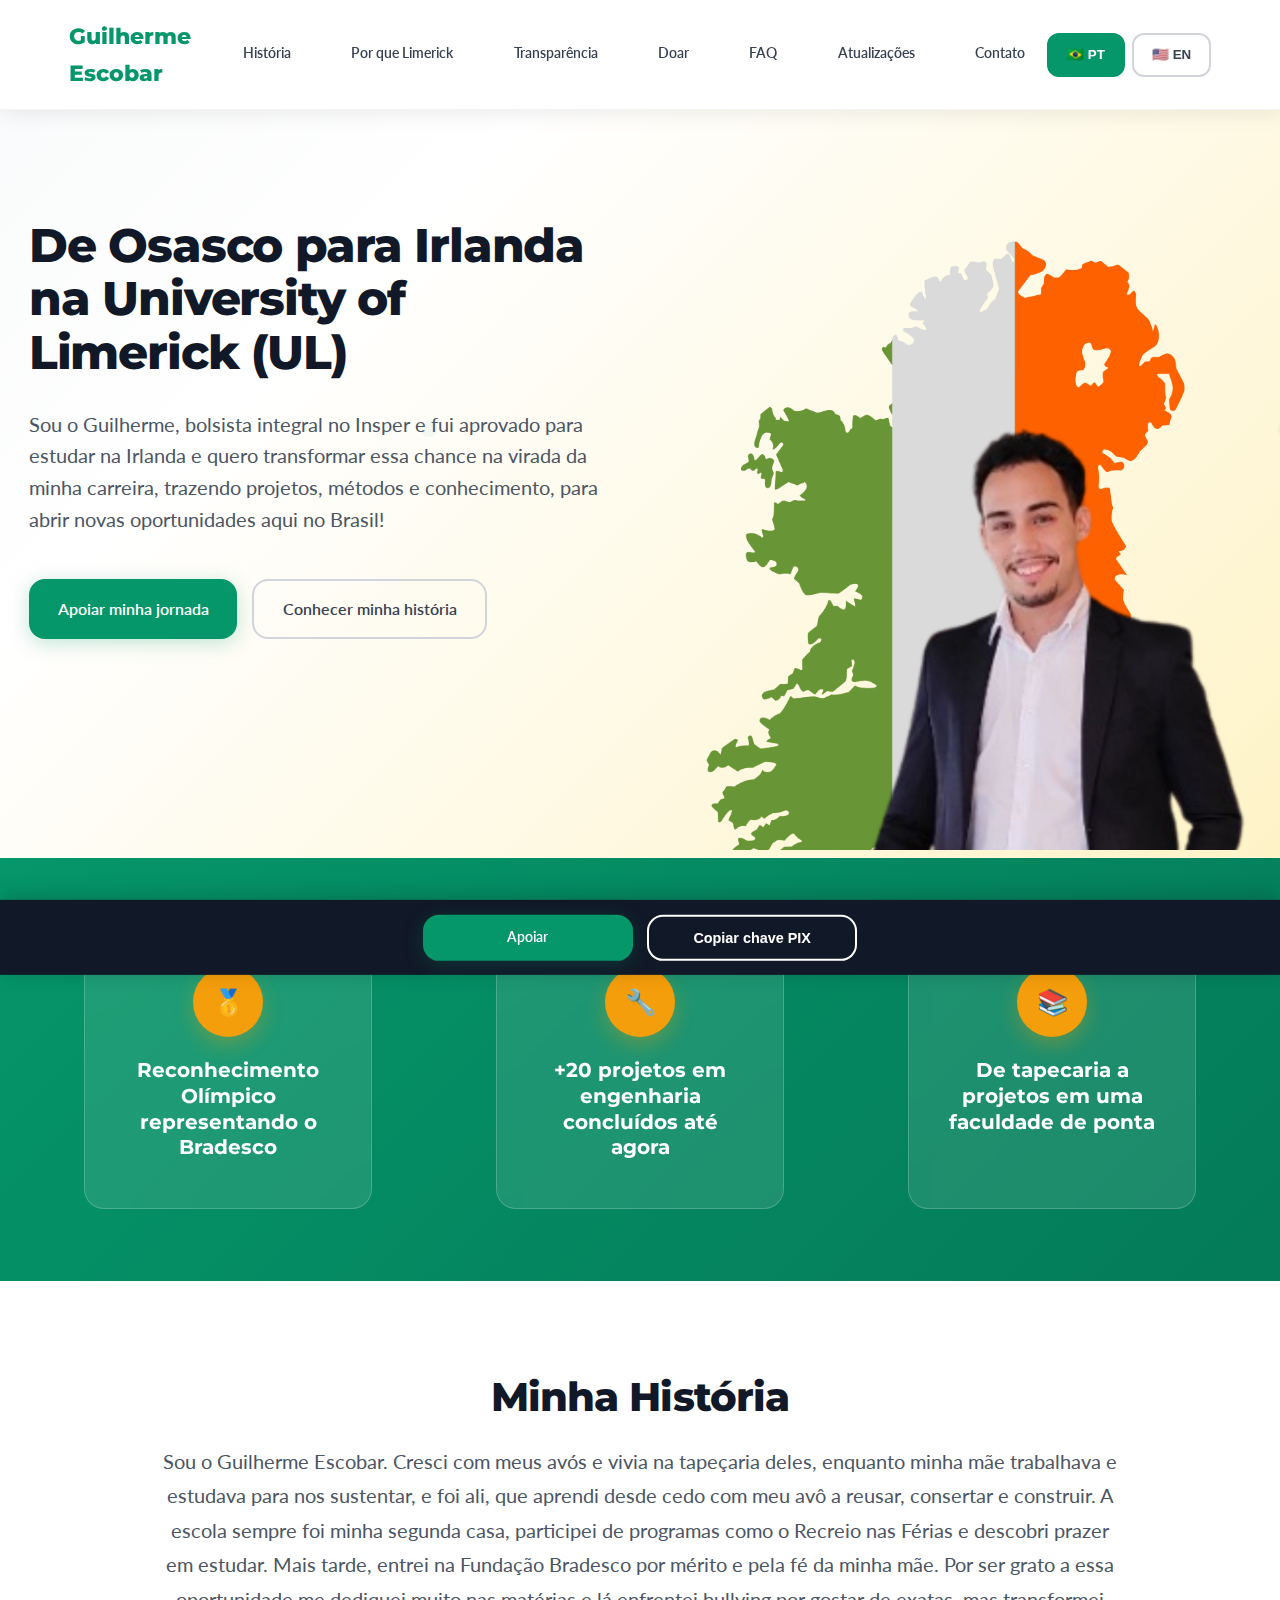
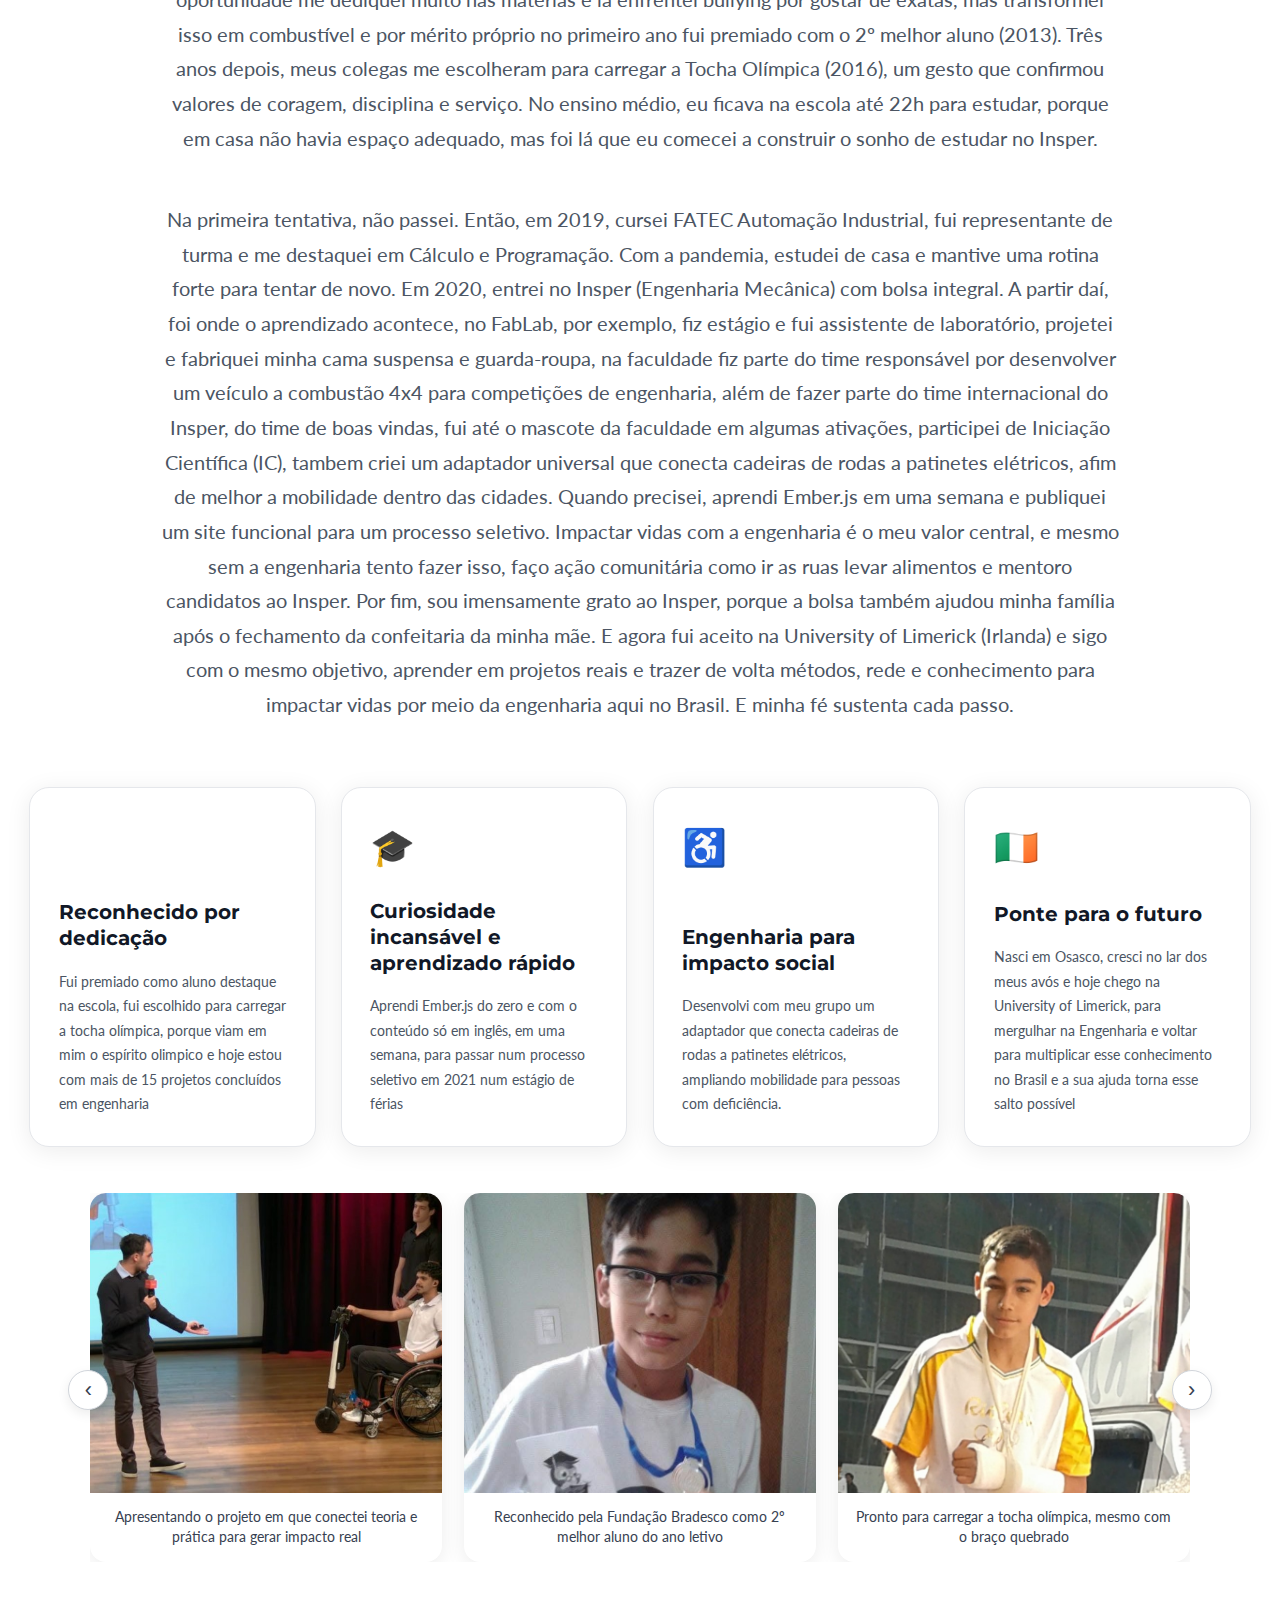
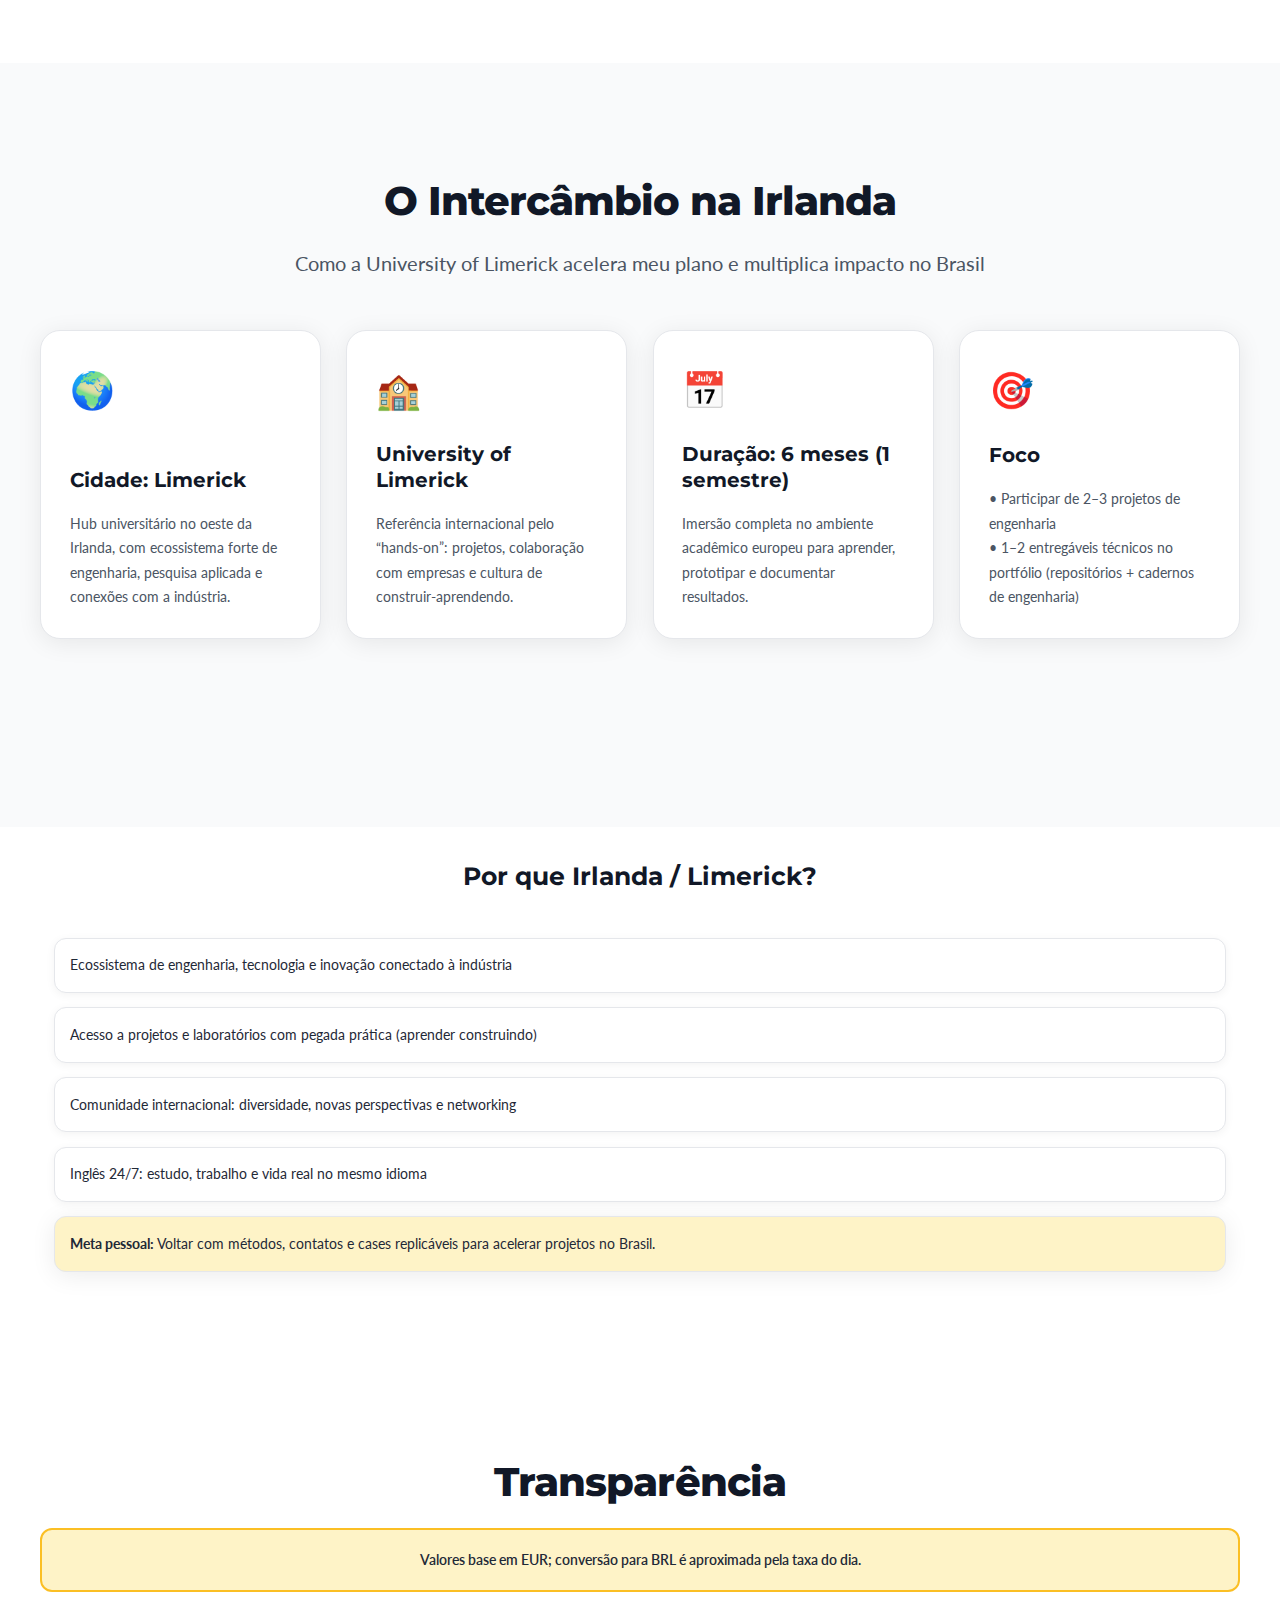
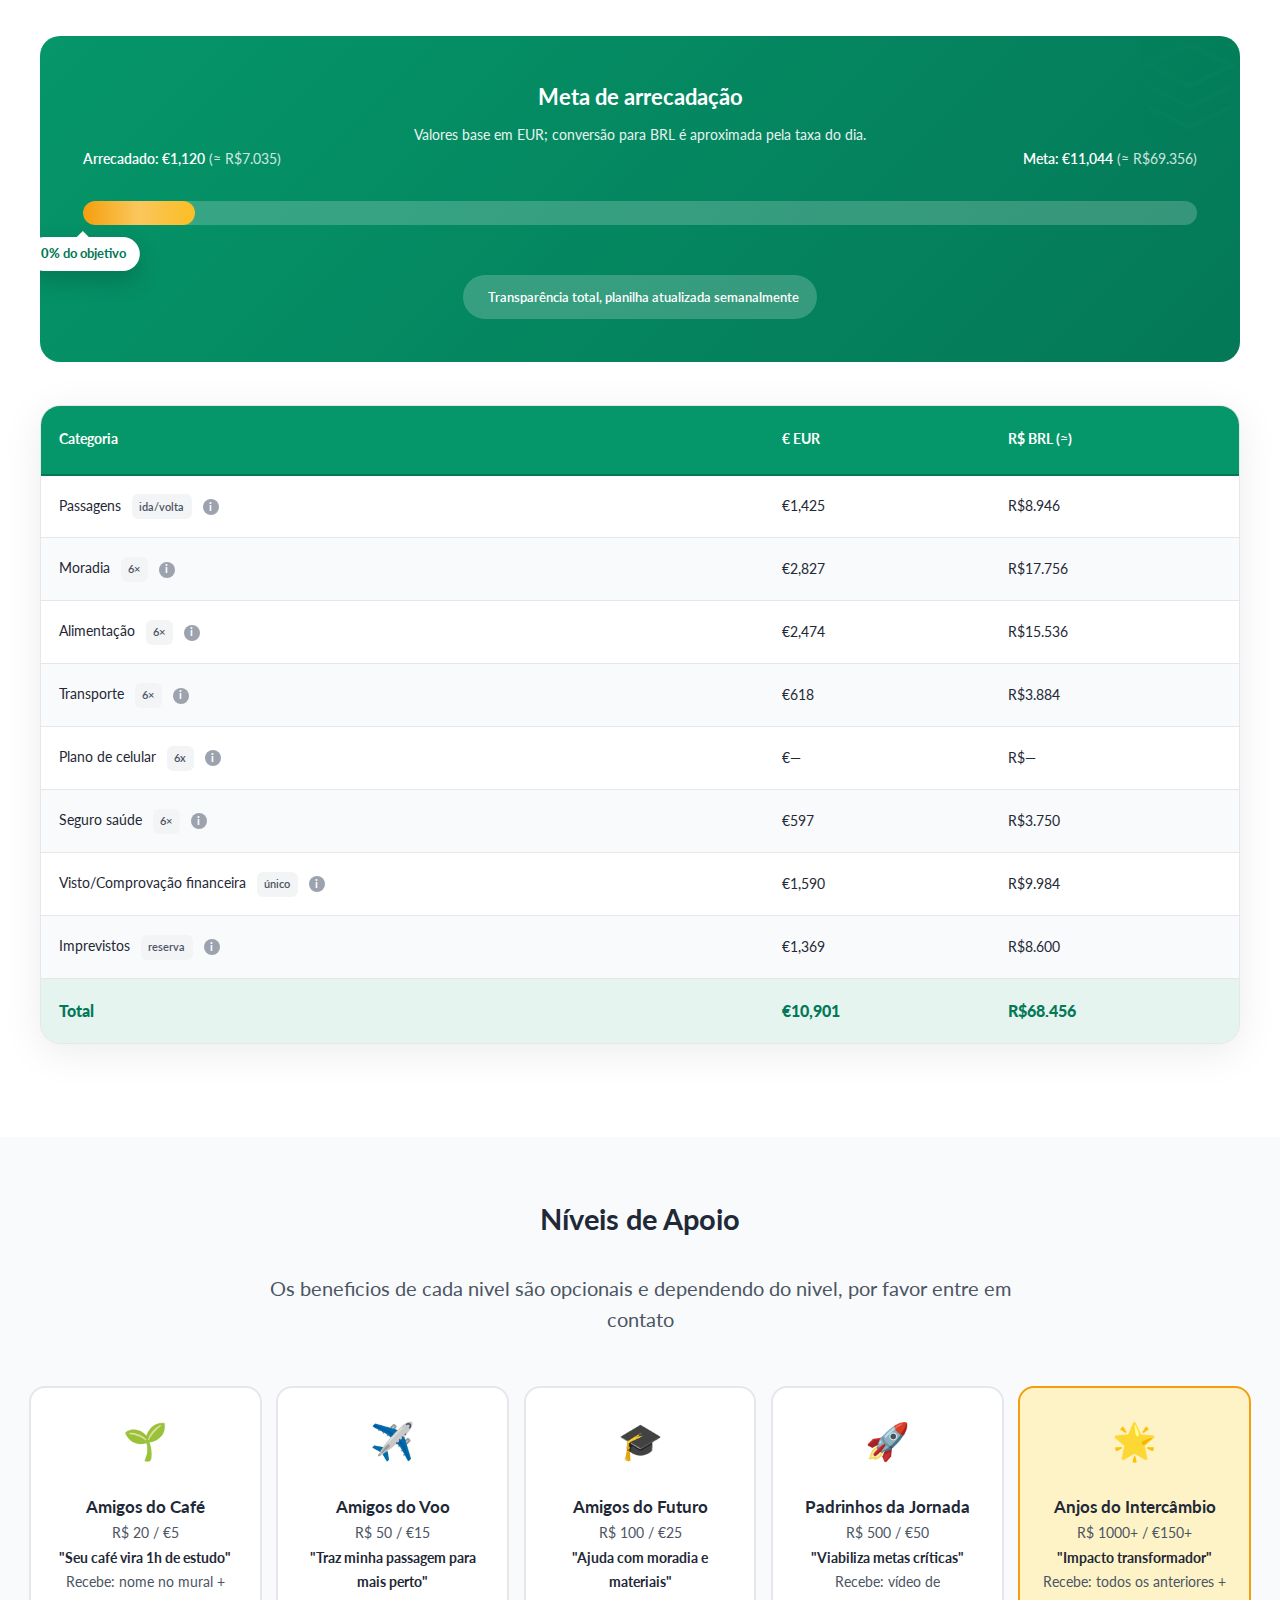
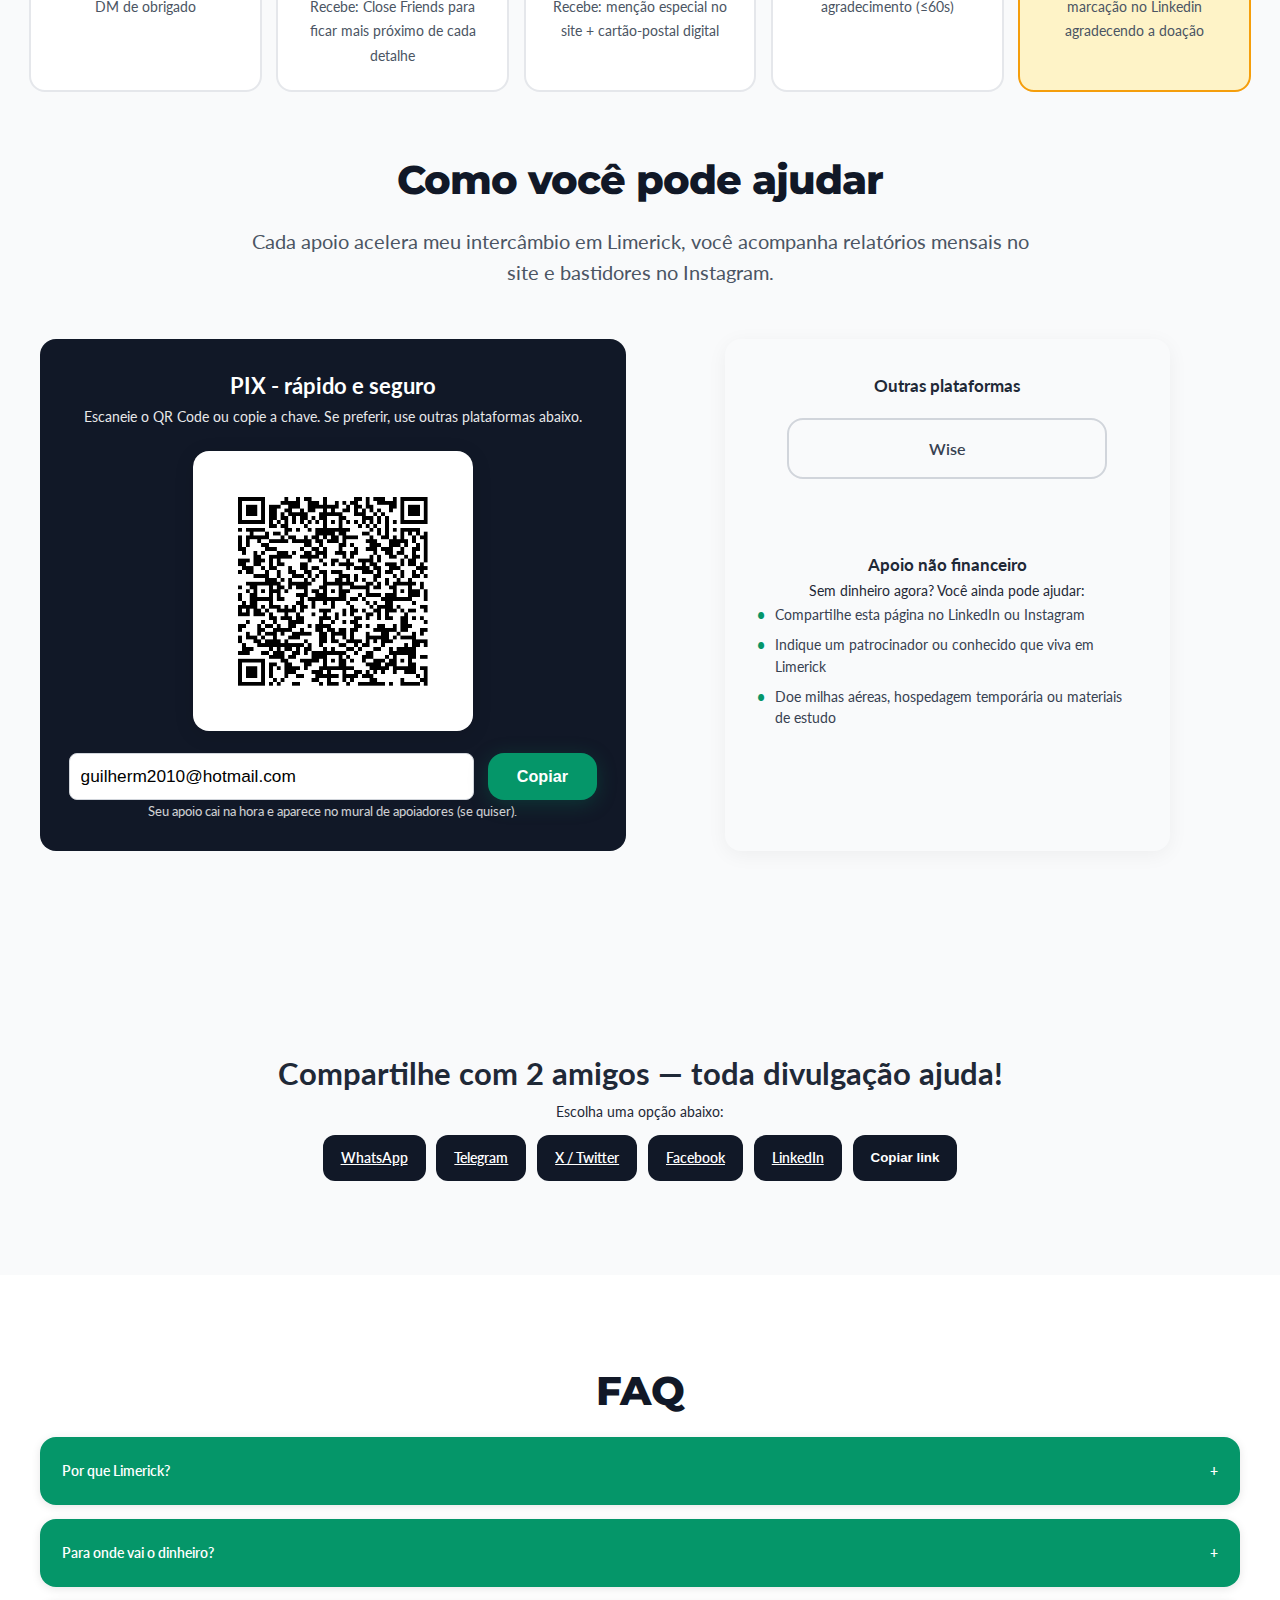
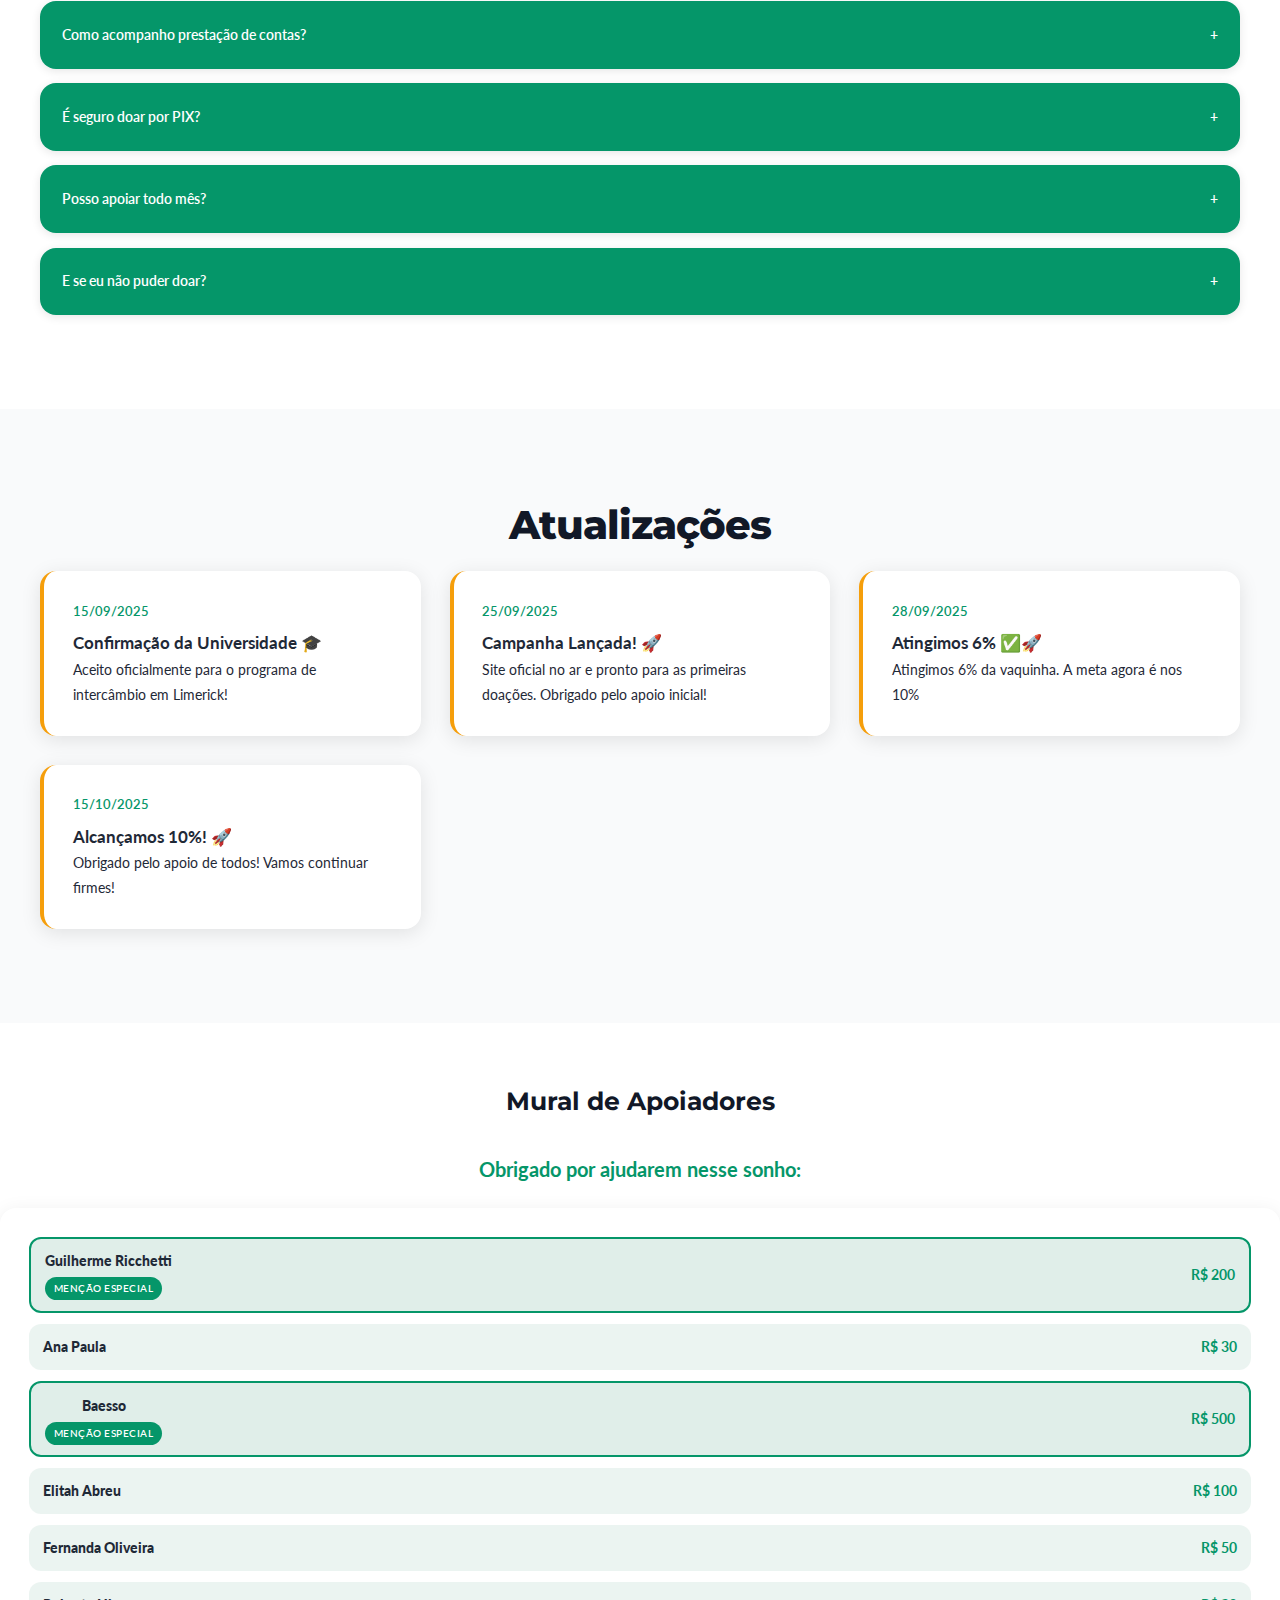
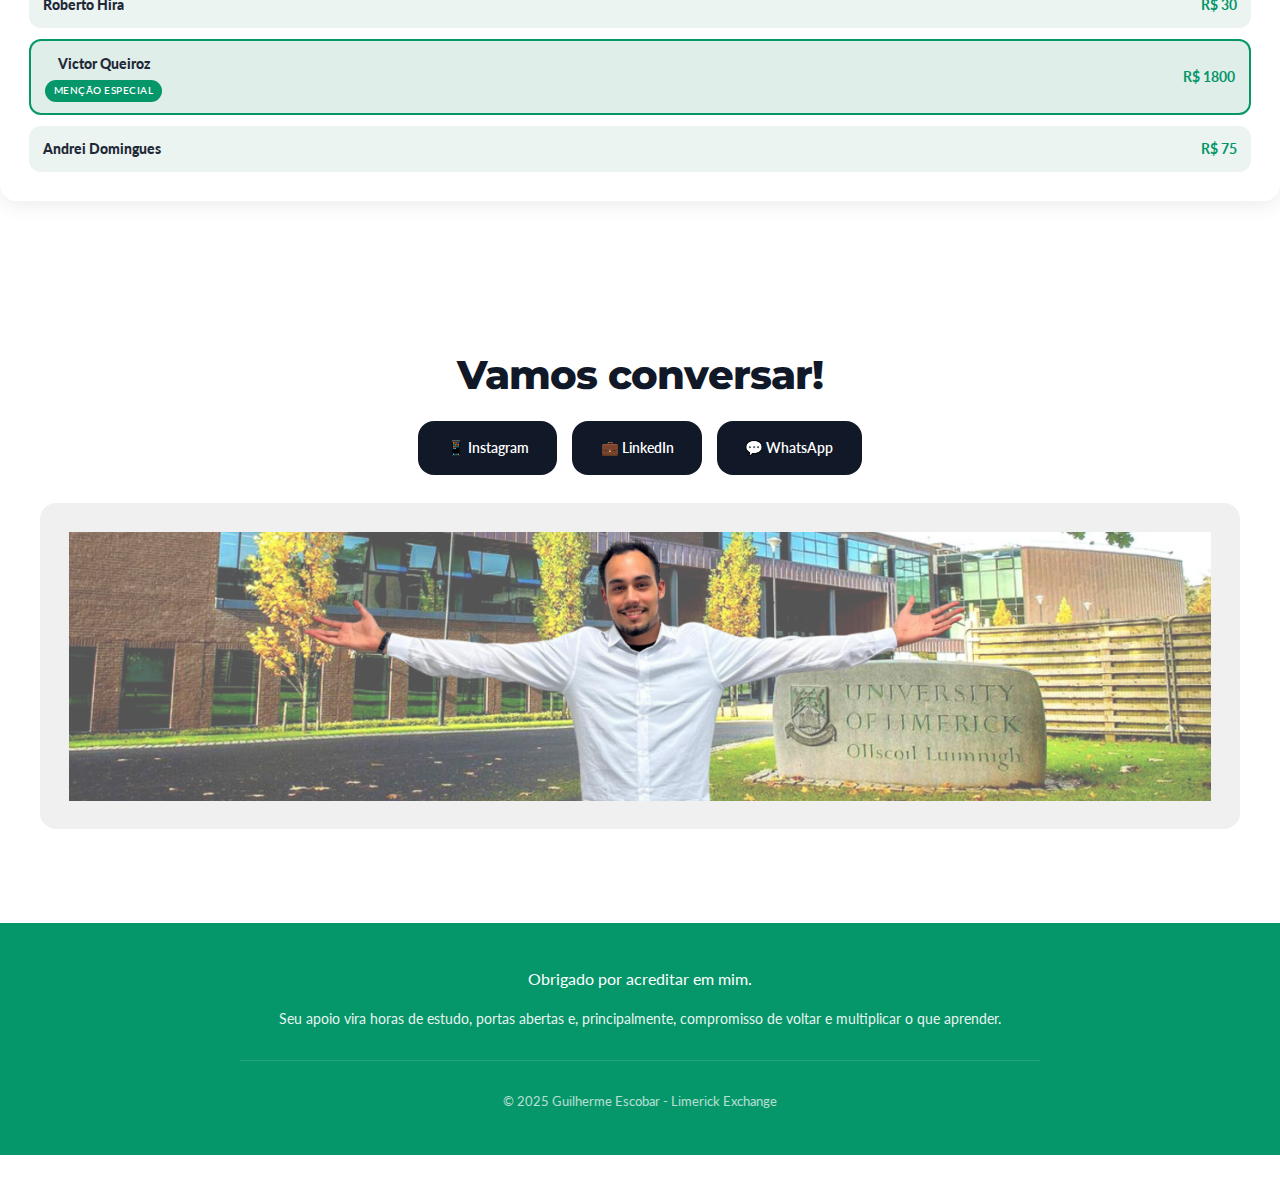
<file: index.html>
﻿<!DOCTYPE html>
<html lang="pt-BR">
<head>
  <meta charset="UTF-8" />
  <meta name="viewport" content="width=device-width,initial-scale=1.0"/>
  <title>Guilherme Escobar no Intercâmbio</title>
  <link href="https://fonts.googleapis.com/css2?family=Montserrat:wght@400;700;800&family=Lato:wght@400;600&display=swap" rel="stylesheet">
  <link rel="stylesheet" href="styles.css">
</head>
<body>
  <!-- Header -->
<header class="header">
    <div class="nav-container">
        <a href="#" class="logo">Guilherme Escobar</a>
                <nav id="navLinks" class="nav-links">
            <ul class="lang-content active">
                <li><a href="#historia">História</a></li>
                <li><a href="#intercambio">Por que Limerick</a></li>
                <li><a href="#custos">Transparência</a></li>
                <li><a href="#doar">Doar</a></li>
                <li><a href="#faq">FAQ</a></li>
                <li><a href="#atualizacoes">Atualizações</a></li>
                <li><a href="#contato">Contato</a></li>
            </ul>
            <ul class="lang-content">
                <li><a href="#historia">Story</a></li>
                <li><a href="#intercambio">Why Limerick</a></li>
                <li><a href="#custos">Transparency</a></li>
                <li><a href="#doar">Donate</a></li>
                <li><a href="#faq">FAQ</a></li>
                <li><a href="#atualizacoes">Updates</a></li>
                <li><a href="#contato">Contact</a></li>
            </ul>
        </nav>
        
        <div class="nav-actions">
            <div class="language-toggle">
                <button class="lang-btn active" onclick="switchLanguage('pt')">🇧🇷 PT</button>
                <button class="lang-btn" onclick="switchLanguage('en')">🇺🇸 EN</button>
            </div>
            <div class="hamburger-menu" onclick="toggleMenu()">
                <div class="line"></div>
                <div class="line"></div>
                <div class="line"></div>
            </div>
        </div>
    </div>
</header>

  <!-- Hero -->
  <section class="hero">
    <div class="hero-container">
      <div class="hero-content">
        <!-- PT -->
        <div class="lang-content active" id="hero-pt">
          <h1>De Osasco para Irlanda na University of Limerick (UL)</h1>
          <p> Sou o Guilherme, bolsista integral no Insper e fui aprovado para estudar na Irlanda e quero transformar essa chance na virada da minha carreira, trazendo projetos, métodos e conhecimento, para abrir novas oportunidades aqui no Brasil!</p>
          <div class="hero-buttons">
            <a href="#doar" class="btn-primary">Apoiar minha jornada</a>
            <a href="#historia" class="btn-secondary">Conhecer minha história</a>
          </div>
        </div>
        <!-- EN -->
        <div class="lang-content" id="hero-en">
          <h1>From Osasco to Limerick: learning, serving, and bringing engineering home</h1>
          <p>I'm Guilherme, a full-scholarship student at Insper. I've been accepted to study in Ireland and want to turn this opportunity into the turning point of my career, bringing projects, methods and knowledge back to create opportunities here.</p>
          <div class="hero-buttons">
            <a href="#doar" class="btn-primary">Support my journey</a>
            <a href="#historia" class="btn-secondary">Read my story</a>
          </div>
        </div>
      </div>

      <div class="hero-image">
        <!-- Substitua por <img src="assets/hero.jpg" alt="..." /> -->
        <div>
          <strong><img src="assets/Capa.png" class="hero-image2" alt="Guilherme em blazer azul com a bandeira da Irlanda atrás, sorrindo para a câmera"/></strong><br>
          <!-- <span class="lang-content active">Alt PT: "Guilherme no laboratório, pronto para o intercâmbio em Limerick"</span>
          <span class="lang-content">Alt EN: "Guilherme in the lab, preparing for the exchange in Limerick"</span> -->
        </div>
      </div>
    </div>
  </section>

  <!-- Story Stats -->
  <section class="story-stats">
    <div class="stats-container">
        <div class="stat-card">
          <div class="stat-icon">🥇</div>
          <div class="lang-content active"><h3>Reconhecimento Olímpico representando o Bradesco</h3></div>
          <div class="lang-content"><h3>Olympic torch bearer for Fundacao Bradesco</h3></div>
        </div>
        <div class="stat-card">
          <div class="stat-icon">🔧</div>
          <div class="lang-content active"><h3>+20 projetos em engenharia concluídos até agora</h3></div>
          <div class="lang-content"><h3>20+ engineering projects delivered so far</h3></div>
        </div>
        <div class="stat-card">
          <div class="stat-icon">📚</div>
          <div class="lang-content active"><h3>De tapecaria a projetos em uma faculdade de ponta</h3></div>
          <div class="lang-content"><h3>From the family upholstery shop to a top engineering school</h3></div>
        </div>
        <!-- <div class="stat-card">
          <div class="stat-icon">📚</div>
          <div class="lang-content active"><h3>Mudar vidas com a engenharia, meu propósito</h3></div>
          <div class="lang-content"><h3>2 academic publications</h3></div>
        </div> -->
    </div>
  </section>

  <!-- História -->
  <section id="historia" class="section story-section">
    <div class="section-container">
      <div class="lang-content active">
        <h2 class="section-title">Minha História</h2>
        <p class="section-subtitle">Sou o Guilherme Escobar. Cresci com meus avós e vivia na tapeçaria deles, enquanto minha mãe trabalhava e estudava para nos sustentar, e foi ali, que aprendi desde cedo com meu avô a reusar, consertar e construir. A escola sempre foi minha segunda casa, participei de programas como o Recreio nas Férias e descobri prazer em estudar. Mais tarde, entrei na Fundação Bradesco por mérito e pela fé da minha mãe. Por ser grato a essa oportunidade me dediquei muito nas matérias e lá enfrentei bullying por gostar de exatas, mas transformei isso em combustível e por mérito próprio no primeiro ano fui premiado com o 2º melhor aluno (2013). Três anos depois, meus colegas me escolheram para carregar a Tocha Olímpica (2016), um gesto que confirmou valores de coragem, disciplina e serviço. No ensino médio, eu ficava na escola até 22h para estudar, porque em casa não havia espaço adequado, mas foi lá que eu comecei a construir o sonho de estudar no Insper.</p>
        <p class="section-subtitle">Na primeira tentativa, não passei. Então, em 2019, cursei FATEC Automação Industrial, fui representante de turma e me destaquei em Cálculo e Programação. Com a pandemia, estudei de casa e mantive uma rotina forte para tentar de novo. Em 2020, entrei no Insper (Engenharia Mecânica) com bolsa integral. A partir daí, foi onde o aprendizado acontece, no FabLab, por exemplo, fiz estágio e fui assistente de laboratório, projetei e fabriquei minha cama suspensa e guarda-roupa, na faculdade fiz parte do time responsável por desenvolver um veículo a combustão 4x4 para competições de engenharia, além de fazer parte do time internacional do Insper, do time de boas vindas, fui até o mascote da faculdade em algumas ativações, participei de Iniciação Científica (IC), tambem criei um adaptador universal que conecta cadeiras de rodas a patinetes elétricos, afim de melhor a mobilidade dentro das cidades. Quando precisei, aprendi Ember.js em uma semana e publiquei um site funcional para um processo seletivo. Impactar vidas com a engenharia é o meu valor central, e mesmo sem a engenharia tento fazer isso, faço ação comunitária como ir as ruas levar alimentos e mentoro candidatos ao Insper. Por fim, sou imensamente grato ao Insper, porque a bolsa também ajudou minha família após o fechamento da confeitaria da minha mãe. E agora fui aceito na University of Limerick (Irlanda) e sigo com o mesmo objetivo, aprender em projetos reais e trazer de volta métodos, rede e conhecimento para impactar vidas por meio da engenharia aqui no Brasil. E minha fé sustenta cada passo.</p>
        <!-- <p class="section-subtitle">Em 2021, encarei um desafio: aprender um framework só com documentação em inglês para um processo seletivo. Tranquei uma semana, estudei sem parar — e conquistei a vaga. Essa é minha marca: quando não sei, aprendo; quando é difícil, persisto; quando dá certo, compartilho. Minha fé me guia e sustenta. Na UL, vou ampliar meu repertório e trazer de volta competências e cases para acelerar projetos no Brasil..</p> -->
      </div>
      <div class="lang-content">
        <h2 class="section-title">My Story</h2>
        <p class="section-subtitle">I'm Guilherme Escobar. I grew up with my grandparents in their upholstery shop in Osasco, where my grandfather taught me to see beauty in reuse and to turn simple materials into solutions. I studied in public school until earning a place at Fundacao Bradesco (thanks to merit and my mother's faith). I was so grateful that in my first year I was recognized as the second-best student in my class. Like every big victory, I faced my battles, especially against bullying, but I never gave up. Three years later my classmates chose me to carry the Olympic torch because they saw courage and the Olympic spirit in me.</p>
        <p class="section-subtitle">Today I study Mechanical Engineering at Insper on a full scholarship, a dream I've nurtured since Bradesco. From day one I've been grateful and focused on growing academically while helping others reach the same goal. I joined extracurriculars that shaped me: the team that built a 4x4 combustion vehicle for competitions, the Insper international and welcome teams, I even played the school's mascot in some activities. I joined a Scientific Initiation project, did a summer internship at Insper and worked as a lab assistant. In parallel I gave back as a college prep teacher and mentor, helping those who dreamed of entering Insper like I did. I've always pushed to do more, contributing to the Insper community and preparing for my next big step: studying at the University of Limerick.</p>
      </div>
    </div>

      <div class="cards-grid">
        <div class="card">
          <div class="card-icon"></div>
          <div class="lang-content active">
            <h3>Reconhecido por dedicação</h3>
            <p>Fui premiado como aluno destaque na escola, fui escolhido para carregar a tocha olímpica, porque viam em mim o espírito olimpico e hoje estou com mais de 15 projetos concluídos em engenharia</p>
          </div>
          <div class="lang-content">
            <h3>Recognized for dedication</h3>
            <p>Awarded as an outstanding student, chosen to carry the Olympic torch, and already delivering 15+ engineering projects.</p>
          </div>
        </div>

        <div class="card">
          <div class="card-icon">🎓</div>
          <div class="lang-content active">
            <h3>Curiosidade incansável e aprendizado rápido</h3>
            <p>Aprendi Ember.js do zero e com o conteúdo só em inglês, em uma semana, para passar num processo seletivo em 2021 num estágio de férias</p>
          </div>
          <div class="lang-content">
            <h3>Relentless curiosity and fast learning</h3>
            <p>I learned Ember.js from scratch in one week using documentation only in English to pass a 2021 internship selection process.</p>
          </div>
        </div>

        <div class="card">
          <div class="card-icon">♿</div>
          <div class="lang-content active">
            <h3>Engenharia para impacto social</h3>
            <p>Desenvolvi com meu grupo um adaptador que conecta cadeiras de rodas a patinetes elétricos, ampliando mobilidade para pessoas com deficiência.</p>
          </div>
          <div class="lang-content">
            <h3>Engineering for social impact</h3>
            <p>Together with my team, I developed an adapter that connects wheelchairs to electric scooters, expanding mobility for people with disabilities.</p>
          </div>
        </div>

        <div class="card">
          <div class="card-icon">🇮🇪</div>
          <div class="lang-content active">
            <h3>Ponte para o futuro</h3>
            <p>Nasci em Osasco, cresci no lar dos meus avós e hoje chego na University of Limerick, para mergulhar na Engenharia e voltar para multiplicar esse conhecimento no Brasil e a sua ajuda torna esse salto possível</p>
          </div>
          <div class="lang-content">
            <h3>Bridge to the future</h3>
            <p>I was born in Osasco, raised in my grandparents' home, and now I'm heading to the University of Limerick to dive into engineering and come back to multiply this knowledge in Brazil. Your support makes this leap possible.</p>
          </div>
        </div>
      </div>

      <!-- fotos sugeridas -->
      <div class="photo-gallery" data-gallery>
        <button class="gallery-btn prev" type="button" aria-label="Foto anterior" data-gallery-prev>&lsaquo;</button>
        <div class="photo-viewport" data-gallery-viewport>
          <div class="photo-track" data-gallery-track>
          <figure class="photo-item">
            <img src="assets/ApreesentandoPFE2.jpg" alt="Guilherme apresentando projeto final de engenharia" loading="lazy">
            <figcaption>
              <span class="lang-content active">Apresentando o projeto em que conectei teoria e prática para gerar impacto real</span>
              <span class="lang-content">Capstone presentation: bridging theory and practice to create real impact</span>
            </figcaption>
          </figure>

          <figure class="photo-item">
            <img src="assets/FB.jpg" alt="Guilherme premiado pela Fundação Bradesco" loading="lazy">
            <figcaption>
              <span class="lang-content active">Reconhecido pela Fundação Bradesco como 2º melhor aluno do ano letivo</span>
              <span class="lang-content">Recognized by Fundacao Bradesco as the second-best student of the school year</span>
            </figcaption>
          </figure>

          <figure class="photo-item">
            <img src="assets/Tocha.png" alt="Guilherme carregando a tocha olímpica" loading="lazy">
            <figcaption>
              <span class="lang-content active">Pronto para carregar a tocha olímpica, mesmo com o braço quebrado</span>
              <span class="lang-content">Ready to carry the Olympic torch, even with a broken arm</span>
            </figcaption>
          </figure>

          <figure class="photo-item">
            <img src="assets/Chopeira1.png" alt="Chopeira desenvolvida em aula" loading="lazy">
            <figcaption>
              <span class="lang-content active">Chopeira desenvolvida durante a disciplina de Máquinas Térmicas</span>
              <span class="lang-content">Beer tap system built during the Thermal Machines course</span>
            </figcaption>
          </figure>

          <figure class="photo-item">
            <img src="assets/Fablab.png" alt="Primeiro dia de estágio no FabLab do Insper" loading="lazy">
            <figcaption>
              <span class="lang-content active">Meu primeiro dia de estágio no FabLab do Insper</span>
              <span class="lang-content">My first day as an intern at Insper’s FabLab</span>
            </figcaption>
          </figure>

          <figure class="photo-item">
            <img src="assets/Thanos.png" alt="Manopla do Thanos feita com luva de solda" loading="lazy">
            <figcaption>
              <span class="lang-content active">Um dos meus primeiros projetos: a manopla do Thanos feita a partir de uma luva de solda</span>
              <span class="lang-content">One of my first projects: Thanos’ gauntlet made from a welding glove</span>
            </figcaption>
          </figure>

          <figure class="photo-item">
            <img src="assets/Thorbina.png" alt="Mini turbina eólica em protótipo" loading="lazy">
            <figcaption>
              <span class="lang-content active">Projeto aplicado: construção de uma mini turbina eólica</span>
              <span class="lang-content">Applied project: building a mini wind turbine</span>
            </figcaption>
          </figure>

          <figure class="photo-item">
            <img src="assets/FormulaUSP.png" alt="Equipe na oficina da Poli com Fórmula SAE" loading="lazy">
            <figcaption>
              <span class="lang-content active">Com a minha equipe na oficina da Poli para aprender mais sobre o Fórmula SAE</span>
              <span class="lang-content">With my team at Poli’s workshop to learn more about Formula SAE</span>
            </figcaption>
          </figure>

          <figure class="photo-item">
            <img src="assets/ExpotechIC.png" alt="Apresentação na ExpoTech Insper" loading="lazy">
            <figcaption>
              <span class="lang-content active">Apresentando na ExpoTech Insper o projeto que construí como assistente de laboratório</span>
              <span class="lang-content">Presenting at Insper’s ExpoTech the project I built as a lab assistant</span>
            </figcaption>
          </figure>

          <figure class="photo-item">
            <img src="assets/LabHugo.png" alt="Estudo de materiais em laboratório" loading="lazy">
            <figcaption>
              <span class="lang-content active">Projeto aplicado de estudo de materiais</span>
              <span class="lang-content">Applied project on materials study</span>
            </figcaption>
          </figure>

          <figure class="photo-item">
            <img src="assets/Expotech.png" alt="Apresentação na ExpoTech Insper 2022" loading="lazy">
            <figcaption>
              <span class="lang-content active">Apresentando na ExpoTech Insper 2022 um carro totalmente usinado, explicando processos e desafios</span>
              <span class="lang-content">Presenting at Insper’s ExpoTech 2022 a fully machined car, explaining processes and challenges</span>
            </figcaption>
          </figure>

          <figure class="photo-item">
            <img src="assets/RaposaInsper1.png" alt="Mascote da faculdade" loading="lazy">
            <figcaption>
              <span class="lang-content active">Um dia como mascote da faculdade</span>
              <span class="lang-content">A day as the college mascot</span>
            </figcaption>
          </figure>

          <figure class="photo-item">
            <img src="assets/CorridaInsper.png" alt="Corrida beneficente do Insper" loading="lazy">
            <figcaption>
              <span class="lang-content active">Corrida beneficente do Insper para arrecadar fundos ao programa de bolsas</span>
              <span class="lang-content">Insper charity run to raise funds for the scholarship program</span>
            </figcaption>
          </figure>

          <figure class="photo-item">
            <img src="assets/ExperimentoTurri1.png" alt="Pesquisa científica no Insper" loading="lazy">
            <figcaption>
              <span class="lang-content active">Ajudando um professor do Insper em uma pesquisa que ele estava desenvolvendo</span>
              <span class="lang-content">Assisting an Insper professor with his research project</span>
            </figcaption>
          </figure>

          <figure class="photo-item">
            <img src="assets/PFE.png" alt="Adaptador de cadeira de rodas a patinete elétrico" loading="lazy">
            <figcaption>
              <span class="lang-content active">Desenvolvi com meu grupo um adaptador que conecta cadeiras de rodas a patinetes elétricos</span>
              <span class="lang-content">With my group, I developed an adapter connecting wheelchairs to electric scooters</span>
            </figcaption>
          </figure>

          <figure class="photo-item">
            <img src="assets/ProjetoMath.png" alt="Protótipo de miniaturas de Fórmula 1" loading="lazy">
            <figcaption>
              <span class="lang-content active">Projeto pessoal: desenvolvimento de moldes de miniaturas de Fórmula 1</span>
              <span class="lang-content">Personal project: developing molds for Formula 1 miniatures</span>
            </figcaption>
          </figure>

          <figure class="photo-item">
            <img src="assets/PrimeirodiaInsper.png" alt="Primeiro dia no Insper" loading="lazy">
            <figcaption>
              <span class="lang-content active">Minha primeira foto assim que entrei no Insper</span>
              <span class="lang-content">My first picture right after entering Insper</span>
            </figcaption>
          </figure>

          <figure class="photo-item">
            <img src="assets/Haddad.png" alt="Com Cláudio Haddad no Insper" loading="lazy">
            <figcaption>
              <span class="lang-content active">Com Cláudio Haddad, doador da minha bolsa no Insper</span>
              <span class="lang-content">With Claudio Haddad, the donor who funds my scholarship at Insper</span>
            </figcaption>
          </figure>
          </div>
        </div>
        <button class="gallery-btn next" type="button" aria-label="Próxima foto" data-gallery-next>&rsaquo;</button>
        <div class="gallery-dots" data-gallery-dots></div>
      </div>
    </div>
  </section>

  <!-- Intercâmbio -->
  <section id="intercambio" class="section" style="background: var(--gray-50);">
  <div class="section-container">
    <!-- PT -->
    <div class="lang-content active">
      <h2 class="section-title">O Intercâmbio na Irlanda</h2>
      <p class="section-subtitle">Como a University of Limerick acelera meu plano e multiplica impacto no Brasil</p>
    </div>
    <!-- EN -->
    <div class="lang-content">
      <h2 class="section-title">The Exchange in Ireland</h2>
      <p class="section-subtitle">How the University of Limerick accelerates my plan and multiplies impact back home</p>
    </div>

    <div class="cards-grid">
      <!-- Cidade -->
      <div class="card">
        <div class="card-icon">🌍</div>
        <div class="lang-content active">
          <h3>Cidade: Limerick</h3>
          <p>Hub universitário no oeste da Irlanda, com ecossistema forte de engenharia, pesquisa aplicada e conexões com a indústria.</p>
        </div>
        <div class="lang-content">
          <h3>City: Limerick</h3>
          <p>University hub in Ireland’s west, with a strong engineering, applied-research, and industry-connected ecosystem.</p>
        </div>
      </div>

      <!-- Universidade -->
      <div class="card">
        <div class="card-icon">🏫</div>
        <div class="lang-content active">
          <h3>University of Limerick</h3>
          <p>Referência internacional pelo “hands-on”: projetos, colaboração com empresas e cultura de construir-aprendendo.</p>
        </div>
        <div class="lang-content">
          <h3>University of Limerick</h3>
          <p>Internationally respected for its hands-on culture: projects, industry collaboration, and learning-by-building.</p>
        </div>
      </div>

      <!-- Duração -->
      <div class="card">
        <div class="card-icon">📅</div>
        <div class="lang-content active">
          <h3>Duração: 6 meses (1 semestre)</h3>
          <p>Imersão completa no ambiente acadêmico europeu para aprender, prototipar e documentar resultados.</p>
        </div>
        <div class="lang-content">
          <h3>Duration: 6 months (1 semester)</h3>
          <p>Full immersion in the European academic environment to learn, prototype, and document results.</p>
        </div>
      </div>

      <!-- Foco -->
      <div class="card">
        <div class="card-icon">🎯</div>
        <div class="lang-content active">
          <h3>Foco</h3>
          <p>
            • Participar de 2–3 projetos de engenharia<br>
            • 1–2 entregáveis técnicos no portfólio (repositórios + cadernos de engenharia)<br>
          </p>
        </div>
        <div class="lang-content">
          <h3>Focus</h3>
          <p>
            • Join 2–3 engineering projects<br>
            • 1–2 technical deliverables in the portfolio (repos + engineering notebooks)<br>
          </p>
        </div>
      </div>

      <!-- Opcional: habilite estes dois cards se quiser -->
      <!--
      <div class="card">
        <div class="card-icon">🤝</div>
        <div class="lang-content active">
          <h3>Ecossistema</h3>
          <p>Parcerias com empresas e hubs de inovação que aproximam teoria e prática em engenharia.</p>
        </div>
        <div class="lang-content">
          <h3>Ecosystem</h3>
          <p>Partnerships with companies and innovation hubs that bridge theory and real-world engineering.</p>
        </div>
      </div>

      <div class="card">
        <div class="card-icon">🔬</div>
        <div class="lang-content active">
          <h3>Laboratórios</h3>
          <p>Ambientes para prototipagem e validação orientada a dados, com ênfase em “aprender fazendo”.</p>
        </div>
        <div class="lang-content">
          <h3>Laboratories</h3>
          <p>Spaces for prototyping and data-driven validation, with a strong learn-by-doing emphasis.</p>
        </div>
      </div>
      -->
    </div>
  </div>
</section>

<section class="section campus-photo-section">
  <div class="campus-photo-container">
    <figure class="campus-photo">
      <img src="assets/UL.jpg" alt="Vista do campus da University of Limerick" loading="lazy">
    </figure>
  </div>
</section>

<section class="section why-ireland-section">
  <div class="section-container">
    <!-- Por que Irlanda -->
      <div class="lang-content active"><h3 class="h3-center">Por que Irlanda / Limerick?</h3></div>
      <div class="lang-content"><h3 class="h3-center">Why Ireland / Limerick?</h3></div>

      <div class="why-list">
        <!-- PT -->
        <div class="lang-content active">
          <li class="hover-effect">Ecossistema de engenharia, tecnologia e inovação conectado à indústria</li>
          <li class="hover-effect">Acesso a projetos e laboratórios com pegada prática (aprender construindo)</li>
          <li class="hover-effect">Comunidade internacional: diversidade, novas perspectivas e networking</li>
          <li class="hover-effect">Inglês 24/7: estudo, trabalho e vida real no mesmo idioma</li>
          <li class="highlight" style="margin: 1rem;box-shadow:0 4px 25px rgba(0,0,0,.08);transition:all .3s ease;border:1px solid var(--gray-200);">
            <span><strong>Meta pessoal:</strong> Voltar com métodos, contatos e cases replicáveis para acelerar projetos no Brasil.</span>
          </li>
        </div>

        <!-- EN -->
        <div class="lang-content">
          <li class="hover-effect">Engineering, tech, and innovation ecosystem with strong industry links</li>
          <li class="hover-effect">Access to practice-oriented projects and labs (learn by building)</li>
          <li class="hover-effect">International community: diversity, new perspectives, and networking</li>
          <li class="hover-effect">English immersion across study, work, and daily life</li>
          <li class="highlight" style="margin: 1rem;box-shadow:0 4px 25px rgba(0,0,0,.08);transition:all .3s ease;border:1px solid var(--gray-200);">
            <span><strong>Personal goal:</strong> Bring back methods, contacts, and replicable cases to accelerate projects in Brazil.</span>
          </li>
        </div>
      </div>
    </div>
</section>

  <!-- Custos -->
  <section id="custos" class="section">
    <div class="section-container">
      <div class="lang-content active">
        <h2 class="section-title">Transparência</h2>
        <div class="costs-note">Valores base em EUR; conversão para BRL é aproximada pela taxa do dia.</div>
      </div>
      <div class="lang-content">
        <h2 class="section-title">Transparency</h2>
        <div class="costs-note">Base values in EUR; BRL conversion is approximate at daily rate.</div>
      </div>

      <div class="progress-card">
        <!-- PT -->
        <div class="lang-content active">
          <h3 class="h3-tight">Meta de arrecadação</h3>
          <p class="opacity-90">Valores base em EUR; conversão para BRL é aproximada pela taxa do dia.</p>
          <div class="progress-row">
            <div>
              <span class="fw-600">Arrecadado: €<span class="js-raised-eur">0</span></span>
              <span class="opacity-80">(≈ R$<span class="js-raised-brl">0</span>)</span>
            </div>
            <div>
              <span class="fw-600">Meta: €<span class="js-goal-eur">0</span></span>
              <span class="opacity-80">(≈ R$<span class="js-goal-brl">0</span>)</span>
            </div>
          </div>
        </div>
        <!-- EN -->
        <div class="lang-content">
          <h3 class="h3-tight">Fundraising Goal</h3>
          <p class="opacity-90">Base values in EUR; BRL conversion is approximate at daily rate.</p>
          <div class="progress-row">
            <div>
              <span class="fw-600">Raised: €<span class="js-raised-eur">0</span></span>
              <span class="opacity-80">(≈ R$<span class="js-raised-brl">0</span>)</span>
            </div>
            <div>
              <span class="fw-600">Goal: €<span class="js-goal-eur">0</span></span>
              <span class="opacity-80">(≈ R$<span class="js-goal-brl">0</span>)</span>
            </div>
          </div>
        </div>

        <div class="progress-bar-wrapper">
          <div class="progress-bar">
            <div class="progress-fill js-progress-fill" style="width:0%"></div>
          </div>
          <div class="progress-marker js-progress-marker">
            <div class="progress-marker-bubble">
              <span class="lang-content active"><strong><span class="js-progress-percent">0</span>%</strong> do objetivo</span>
              <span class="lang-content"><strong><span class="js-progress-percent">0</span>%</strong> of goal</span>
            </div>
          </div>
        </div>

        <div class="transparency-badge">
          <span></span>
          <span class="lang-content active">Transparência total, planilha atualizada semanalmente</span>
          <span class="lang-content">Total transparency, public spreadsheet updated weekly</span>
        </div>
      </div>

      <div class="costs-table">
        <div class="table-container">
          <table>
            <thead>
              <tr>
                <th>
                  <span class="lang-content active">Categoria</span>
                  <span class="lang-content">Category</span>
                </th>
                <th>€ EUR</th>
                <th>R$ BRL (≈)</th>
              </tr>
            </thead>
            <tbody>
              <tr>
                <td>
                  <div class="lang-content active">
                    Passagens <span class="cost-badge">ida/volta</span>
                    <div class="tooltip"><div class="tooltip-icon">i</div><span class="tooltip-text">Estimativa com antecedência de compra</span></div>
                  </div>
                  <div class="lang-content">
                    Flight tickets <span class="cost-badge">round-trip</span>
                    <div class="tooltip"><div class="tooltip-icon">i</div><span class="tooltip-text">Estimate with advance purchase</span></div>
                  </div>
                </td>
                <td>€<span class="js-cost-flights-eur">—</span></td>
                <td>R$<span class="js-cost-flights-brl">—</span></td>
              </tr>

              <tr>
                <td>
                  <div class="lang-content active">Moradia <span class="cost-badge">6×</span> <div class="tooltip"><div class="tooltip-icon">i</div><span class="tooltip-text">Média de residência/hostel estudantil</span></div></div>
                  <div class="lang-content">Housing <span class="cost-badge">6×</span> <div class="tooltip"><div class="tooltip-icon">i</div><span class="tooltip-text">Average student residence/hostel</span></div></div>
                </td>
                <td>€<span class="js-cost-housing-eur">—</span></td>
                <td>R$<span class="js-cost-housing-brl">—</span></td>
              </tr>

              <tr>
                <td>
                  <div class="lang-content active">Alimentação <span class="cost-badge">6×</span> <div class="tooltip"><div class="tooltip-icon">i</div><span class="tooltip-text">Compras do mês + ocasional refeição fora</span></div></div>
                  <div class="lang-content">Food <span class="cost-badge">6×</span> <div class="tooltip"><div class="tooltip-icon">i</div><span class="tooltip-text">Monthly groceries + occasional meals out</span></div></div>
                </td>
                <td>€<span class="js-cost-food-eur">—</span></td>
                <td>R$<span class="js-cost-food-brl">—</span></td>
              </tr>

              <tr>
                <td>
                  <div class="lang-content active">Transporte <span class="cost-badge">6×</span> <div class="tooltip"><div class="tooltip-icon">i</div><span class="tooltip-text">Passe mensal em Limerick</span></div></div>
                  <div class="lang-content">Transportation <span class="cost-badge">6×</span> <div class="tooltip"><div class="tooltip-icon">i</div><span class="tooltip-text">Monthly pass in Limerick</span></div></div>
                </td>
                <td>€<span class="js-cost-transport-eur">—</span></td>
                <td>R$<span class="js-cost-transport-brl">—</span></td>
              </tr>

              <tr>
                <td>
                  <div class="lang-content active">Plano de celular <span class="cost-badge">6x</span> <div class="tooltip"><div class="tooltip-icon">i</div><span class="tooltip-text">Dados móveis e chamadas locais</span></div></div>
                  <div class="lang-content">Mobile plan <span class="cost-badge">6x</span> <div class="tooltip"><div class="tooltip-icon">i</div><span class="tooltip-text">Mobile data and local calls</span></div></div>
                </td>
                <td>€<span class="js-cost-mobile-eur">—</span></td>
                <td>R$<span class="js-cost-mobile-brl">—</span></td>
              </tr>

              <tr>
                <td>
                  <div class="lang-content active">Seguro saúde <span class="cost-badge">6×</span> <div class="tooltip"><div class="tooltip-icon">i</div><span class="tooltip-text">Plano obrigatório para estudante</span></div></div>
                  <div class="lang-content">Health insurance <span class="cost-badge">6×</span> <div class="tooltip"><div class="tooltip-icon">i</div><span class="tooltip-text">Mandatory plan for students</span></div></div>
                </td>
                <td>€<span class="js-cost-insurance-eur">—</span></td>
                <td>R$<span class="js-cost-insurance-brl">—</span></td>
              </tr>

              <tr>
                <td>
                  <div class="lang-content active">Visto/Comprovação financeira <span class="cost-badge">único</span> <div class="tooltip"><div class="tooltip-icon">i</div><span class="tooltip-text">Burocracias e depósitos</span></div></div>
                  <div class="lang-content">Visa/deposit <span class="cost-badge">one-time</span> <div class="tooltip"><div class="tooltip-icon">i</div><span class="tooltip-text">Bureaucracies and deposits</span></div></div>
                </td>
                <td>€<span class="js-cost-fees-eur">—</span></td>
                <td>R$<span class="js-cost-fees-brl">—</span></td>
              </tr>

              <tr>
                <td>
                  <div class="lang-content active">Imprevistos <span class="cost-badge">reserva</span> <div class="tooltip"><div class="tooltip-icon">i</div><span class="tooltip-text">Margem de segurança para emergências</span></div></div>
                  <div class="lang-content">Contingency <span class="cost-badge">reserve</span> <div class="tooltip"><div class="tooltip-icon">i</div><span class="tooltip-text">Safety margin for emergencies</span></div></div>
                </td>
                <td>€<span class="js-cost-contingency-eur">—</span></td>
                <td>R$<span class="js-cost-contingency-brl">—</span></td>
              </tr>

              <tr>
                <td><strong class="lang-content active">Total</strong><strong class="lang-content">Total</strong></td>
                <td><strong>€<span class="js-cost-total-eur">—</span></strong></td>
                <td><strong>R$<span class="js-cost-total-brl">—</span></strong></td>
              </tr>
            </tbody>
          </table>
        </div>
      </div>

      <!-- <div class="note-center">
        <div class="lang-content active"><p class="note"><strong>Nota:</strong> Se eu economizar numa categoria, realoco para moradia/transporte/material.</p></div>
        <div class="lang-content"><p class="note"><strong>Note:</strong> If I save in one category, I reallocate to housing/transport/materials.</p></div>
      </div> -->

      <!-- <div class="center">
        <a class="btn-secondary js-spreadsheet-link" href="#" target="_blank" rel="noopener">
          <span class="lang-content active">📊 Ver planilha pública completa</span>
          <span class="lang-content">📊 View complete public spreadsheet</span>
        </a>
      </div> -->
    </div>
  </section>

  <!-- Doar -->
  <section id="doar" class="section" style="background: var(--gray-50);">
    <!-- níveis (texto fixo) -->
      <div class="lang-content active"><h1 class="center m-2">Níveis de Apoio</h2><p class="section-subtitle">Os beneficios de cada nivel são opcionais e dependendo do nivel, por favor entre em contato</p></div>
      <div class="lang-content"><h1 class="center m-2">Support Levels</h2><p class="section-subtitle">The benefits of each level are optional and depending on the level, please contact us</p></div>
      <div class="support-levels">
        <div class="support-card">
          <div class="card-icon">🌱</div>
          <div class="lang-content active"><h3>Amigos do Café</h3><p class="muted">R$ 20 / €5</p><p><strong>"Seu café vira 1h de estudo"</strong></p><p class="muted">Recebe: nome no mural + DM de obrigado</p></div>
          <div class="lang-content"><h3>Coffee Friends</h3><p class="muted">R$ 20 / €5</p><p><strong>"Your coffee becomes 1h of study"</strong></p><p class="muted">Receives: name on wall + thank you DM</p></div>
        </div>

        <div class="support-card">
          <div class="card-icon">✈️</div>
          <div class="lang-content active"><h3>Amigos do Voo</h3><p class="muted">R$ 50 / €15</p><p><strong>"Traz minha passagem para mais perto"</strong></p><p class="muted">Recebe: Close Friends para ficar mais próximo de cada detalhe</p></div>
          <div class="lang-content"><h3>Flight Friends</h3><p class="muted">R$ 50 / €15</p><p><strong>"Brings my flight closer"</strong></p><p class="muted">Receives: Close Friends to get closer to every detailto get closer to every detail</p></div>
        </div>

        <div class="support-card">
          <div class="card-icon">🎓</div>
          <div class="lang-content active"><h3>Amigos do Futuro</h3><p class="muted">R$ 100 / €25</p><p><strong>"Ajuda com moradia e materiais"</strong></p><p class="muted">Recebe: menção especial no site + cartão-postal digital</p></div>
          <div class="lang-content"><h3>Future Friends</h3><p class="muted">R$ 100 / €25</p><p><strong>"Helps with housing and materials"</strong></p><p class="muted">Receives: special mention on site + digital postcard</p></div>
        </div>

        <div class="support-card">
          <div class="card-icon">🚀</div>
          <div class="lang-content active"><h3>Padrinhos da Jornada</h3><p class="muted">R$ 500 / €50</p><p><strong>"Viabiliza metas críticas"</strong></p><p class="muted">Recebe: vídeo de agradecimento (≤60s)</p></div>
          <div class="lang-content"><h3>Journey Sponsors</h3><p class="muted">R$ 500 / €50</p><p><strong>"Enables critical milestones"</strong></p><p class="muted">Receives: thank you video (up to 60s)</p></div>
        </div>

        <div class="support-card highlight">
          <div class="card-icon">🌟</div>
          <div class="lang-content active"><h3>Anjos do Intercâmbio</h3><p class="muted">R$ 1000+ / €150+</p><p><strong>"Impacto transformador"</strong></p><p class="muted">Recebe: todos os anteriores + marcação no Linkedin agradecendo a doação</p></div>
          <div class="lang-content"><h3>Exchange Angels</h3><p class="muted">R$ 1000+ / €150+</p><p><strong>"Transformational impact"</strong></p><p class="muted">Receives: everything above + a LinkedIn shout-out thanking you</p></div>
        </div>
      </div>

    <div class="section-container">
      <div class="lang-content active">
        <h2 class="section-title">Como você pode ajudar</h2>
        <p class="section-subtitle">Cada apoio acelera meu intercâmbio em Limerick, você acompanha relatórios mensais no site e bastidores no Instagram.</p>
      </div>
      <div class="lang-content">
        <h2 class="section-title">How you can help</h2>
        <p class="section-subtitle">Every contribution speeds up my exchange in Limerick; you can follow monthly reports on the website and behind-the-scenes on Instagram.</p>
      </div>

      <div class="donation-grid">
        <div class="pix-card">
          <div class="lang-content active"><h2>PIX - rápido e seguro</h2><p class="opacity-90">Escaneie o QR Code ou copie a chave. Se preferir, use outras plataformas abaixo.</p></div>
          <div class="lang-content"><h2>PIX - fast and secure</h2><p class="opacity-90">Scan the QR code or copy the key. If you prefer, use other platforms below.</p></div>

          <div class="pix-qr js-pix-qr"><strong></strong></div>

          <div class="pix-input">
            <input id="pixInput" type="text" value="" readonly>
            <button class="btn-primary" id="copyPixBtn" onclick="copyPix()">
              <span class="lang-content active">Copiar</span>
              <span class="lang-content">Copy</span>
            </button>
          </div>

          <div class="lang-content active"><p class="tiny opacity-80">Seu apoio cai na hora e aparece no mural de apoiadores (se quiser).</p></div>
          <div class="lang-content"><p class="tiny opacity-80">Your support arrives instantly and appears on the supporters wall (if you want).</p></div>
        </div>

        <div class="platforms-card">
          <div class="lang-content active"><h3>Outras plataformas</h3>
            <!-- <p>Prefere cartão, boleto ou carteira digital?</p> -->
          </div>
          <div class="lang-content"><h3>Other platforms</h3>
            <!-- <p>Prefer card or digital wallet?</p> -->
          </div>

          <div class="platforms-list">
            <!-- <a class="btn-secondary js-link-vakinha" href="#" target="_blank" rel="noopener">Vakinha</a>
            <a class="btn-secondary js-link-benfeitoria" href="#" target="_blank" rel="noopener">Benfeitoria</a> -->
            <a class="btn-secondary js-link-picpay" href="#" target="_blank" rel="noopener">Wise</a>
          </div>

          <div class="lang-content active"><p class="platforms-note"></p></div>
          <div class="lang-content"><p class="platforms-note"></p></div>

          <div class="support-nonfinancial">
            <div class="lang-content active">
              <h3>Apoio não financeiro</h3>
              <p>Sem dinheiro agora? Você ainda pode ajudar:</p>
              <ul class="nonfinancial-list">
                <li>Compartilhe esta página no LinkedIn ou Instagram</li>
                <li>Indique um patrocinador ou conhecido que viva em Limerick</li>
                <li>Doe milhas aéreas, hospedagem temporária ou materiais de estudo</li>
              </ul>
            </div>
            <div class="lang-content">
              <h3>In-kind support</h3>
              <p>No cash right now? You can still help:</p>
              <ul class="nonfinancial-list">
                <li>Share this page on LinkedIn or Instagram</li>
                <li>Introduce a potential sponsor or a local contact in Limerick</li>
                <li>Donate airline miles, temporary housing, or study materials</li>
              </ul>
            </div>
          </div>
        </div>      
      </div>
    </div>
  </section>

  
    <!-- Compartilhar + Depoimentos + Mural (iguais ao seu HTML, texto fixo) -->
  <section class="section share-section" style="background: var(--gray-50);">
    <div class="section-container">
  <!-- Compartilhar -->
  <div class="share-header" style="text-align:center; margin-bottom:3.2rem;">
  <div class="lang-content lang-pt active">
    <h2 class="h3-like">Compartilhe com 2 amigos — toda divulgação ajuda!</h2>
    <p class="subtle">Escolha uma opção abaixo:</p>
  </div>
  <div class="lang-content lang-en">
    <h2 class="h3-like">Share with 2 friends — every share helps!</h2>
    <p class="subtle">Pick an option below:</p>
  </div>

  <div class="share-buttons">
    <!-- WhatsApp -->
    <a class="btn-share" 
       href="https://api.whatsapp.com/send?text=Oi!%20Quero%20te%20mostrar%20a%20campanha%20do%20Guilherme,%20estudante%20de%20Engenharia%20que%20ganhou%20bolsa%20integral%20no%20Insper%20e%20foi%20aceito%20na%20University%20of%20Limerick,%20na%20Irlanda.%20Ele%20precisa%20de%20apoio%20para%20custear%20a%20viagem%20e%20moradia.%20Entra%20no%20site%20e%20confere:%20https://www.guilhermenointercambio.com.br" 
       target="_blank" rel="noopener">WhatsApp</a>

    <!-- Telegram -->
    <a class="btn-share" 
       href="https://t.me/share/url?url=https://www.guilhermenointercambio.com.br&text=Oi!%20Quero%20te%20mostrar%20a%20campanha%20do%20Guilherme,%20estudante%20de%20Engenharia%20que%20ganhou%20bolsa%20integral%20no%20Insper%20e%20foi%20aceito%20na%20University%20of%20Limerick,%20na%20Irlanda.%20Ele%20precisa%20de%20apoio%20para%20custear%20a%20viagem%20e%20moradia." 
       target="_blank" rel="noopener">Telegram</a>

    <!-- Twitter / X -->
    <a class="btn-share" 
       href="https://twitter.com/intent/tweet?url=https://www.guilhermenointercambio.com.br&text=🚀%20Do%20Brasil%20para%20a%20Irlanda:%20Guilherme,%20bolsista%20de%20Engenharia%20no%20Insper,%20precisa%20de%20apoio%20para%20estudar%20na%20University%20of%20Limerick.%20Conheça%20a%20história:" 
       target="_blank" rel="noopener">X / Twitter</a>

    <!-- Facebook -->
    <a class="btn-share" 
       href="https://www.facebook.com/sharer/sharer.php?u=https://www.guilhermenointercambio.com.br&quote=🌍%20Histórias%20que%20inspiram:%20Guilherme%20cresceu%20em%20Osasco,%20conquistou%20bolsa%20integral%20em%20Engenharia%20no%20Insper%20e%20agora%20foi%20aceito%20na%20University%20of%20Limerick,%20na%20Irlanda.%20Para%20viver%20esse%20sonho,%20ele%20precisa%20de%20apoio.%20Conheça%20e%20compartilhe!" 
       target="_blank" rel="noopener">Facebook</a>

    <!-- LinkedIn -->
    <a class="btn-share" 
       href="https://www.linkedin.com/sharing/share-offsite/?url=https://www.guilhermenointercambio.com.br" 
       target="_blank" rel="noopener">LinkedIn</a>

    <!-- Copiar link -->
    <button class="btn-share" onclick="navigator.clipboard.writeText('https://www.guilhermenointercambio.com.br')">
      <span class="lang-content lang-pt active">Copiar link</span>
      <span class="lang-content lang-en">Copy link</span>
    </button>
  </div>
</div>
</section>

  <!-- FAQ -->
  <section id="faq" class="section">
    <div class="section-container">
      <div class="lang-content active"><h2 class="section-title">FAQ</h2></div>
      <div class="lang-content"><h2 class="section-title">FAQ</h2></div>

      <!-- item -->
      <div class="faq-item">
        <div class="faq-question" onclick="toggleFaq(this)">
          <span class="lang-content active">Por que Limerick?</span>
          <span class="lang-content">Why Limerick?</span>
          <span>+</span>
        </div>
        <div class="faq-answer">
          <div class="lang-content active"><p>Limerick reúne universidades, laboratórios e empresas de ponta. Vou estudar e me conectar com um ecossistema que respira inovação.</p></div>
          <div class="lang-content"><p>Limerick brings together universities, laboratories and cutting-edge companies. I'll study and connect with an ecosystem that breathes innovation.</p></div>
        </div>
      </div>

      <!-- (demais itens iguais ao seu HTML original) -->
      <div class="faq-item">
        <div class="faq-question" onclick="toggleFaq(this)">
          <span class="lang-content active">Para onde vai o dinheiro?</span>
          <span class="lang-content">Where does the money go?</span>
          <span>+</span>
        </div>
        <div class="faq-answer">
          <div class="lang-content active"><p>100% para vida em Limerick: passagem, moradia, alimentação, transporte, seguro, taxas e imprevistos.</p></div>
          <div class="lang-content"><p>100% for life on Limerick: flights, housing, food, transportation, insurance, fees and contingencies.</p></div>
        </div>
      </div>

      <div class="faq-item">
        <div class="faq-question" onclick="toggleFaq(this)">
          <span class="lang-content active">Como acompanho prestação de contas?</span>
          <span class="lang-content">How do I track accountability?</span>
          <span>+</span>
        </div>
        <div class="faq-answer">
          <div class="lang-content active"><p>Atualizo a planilha pública semanalmente e posto boletins com fotos/recibos.</p></div>
          <div class="lang-content"><p>I update the public spreadsheet weekly and post bulletins with photos/receipts.</p></div>
        </div>
      </div>

      <div class="faq-item">
        <div class="faq-question" onclick="toggleFaq(this)">
          <span class="lang-content active">É seguro doar por PIX?</span>
          <span class="lang-content">Is it safe to donate via PIX?</span>
          <span>+</span>
        </div>
        <div class="faq-answer">
          <div class="lang-content active"><p>Sim. PIX é instantâneo. A chave e o QR Code são meus. Também posso usar plataformas conhecidas.</p></div>
          <div class="lang-content"><p>Yes. PIX is instant. The key and QR Code are mine. I can also use known platforms.</p></div>
        </div>
      </div>

      <div class="faq-item">
        <div class="faq-question" onclick="toggleFaq(this)">
          <span class="lang-content active">Posso apoiar todo mês?</span>
          <span class="lang-content">Can I support monthly?</span>
          <span>+</span>
        </div>
        <div class="faq-answer">
          <div class="lang-content active"><p>Pode! Tem opção mensal e aviso de agradecimento. Qualquer valor ajuda.</p></div>
          <div class="lang-content"><p>Yes! There's a monthly option and thank you notification. Any amount helps.</p></div>
        </div>
      </div>

      <div class="faq-item">
        <div class="faq-question" onclick="toggleFaq(this)">
          <span class="lang-content active">E se eu não puder doar?</span>
          <span class="lang-content">What if I can't donate?</span>
          <span>+</span>
        </div>
        <div class="faq-answer">
          <div class="lang-content active"><p>Compartilhar já faz diferença. Indicações de moradia barata, bicos e contatos em Limerick também ajudam muito!</p></div>
          <div class="lang-content"><p>Sharing already makes a difference. Tips on affordable housing, side gigs and Limerick contacts also help a lot!</p></div>
        </div>
      </div>
    </div>
  </section>

  <!-- Atualizações -->
 
  <section id="atualizacoes" class="section" style="background: var(--gray-50);">
    <div class="section-container" style="padding-bottom: 0;">
      <div class="lang-content active"><h2 class="section-title">Atualizações</h2></div>
      <div class="lang-content"><h2 class="section-title">Updates</h2></div>

      <div class="updates-grid">
        <div class="update-card">
          <div class="update-date">15/09/2025</div>
          <div class="lang-content active"><h3>Confirmação da Universidade 🎓</h3><p>Aceito oficialmente para o programa de intercâmbio em Limerick!</p></div>
          <div class="lang-content"><h3>University Confirmation 🎓</h3><p>Officially accepted for the exchange program in Limerick!</p></div>
        </div>
        <div class="update-card">
          <div class="update-date">25/09/2025</div>
          <div class="lang-content active"><h3>Campanha Lançada! 🚀</h3><p>Site oficial no ar e pronto para as primeiras doações. Obrigado pelo apoio inicial!</p></div>
          <div class="lang-content"><h3>Campaign Launched! 🚀</h3><p>Official website live and first donations received. Thank you for the initial support!</p></div>
        </div>
        <div class="update-card">
          <div class="update-date">28/09/2025</div>
          <div class="lang-content active"><h3>Atingimos 6% ✅🚀</h3><p>Atingimos 6% da vaquinha. A meta agora é nos 10%</p></div>
          <div class="lang-content"><h3>Reached 6% ✅🚀</h3><p>We've reached 6% of the fundraising effort. The goal now is 10%.</p></div>
        </div>
          <div class="update-card">
          <div class="update-date">15/10/2025</div>
          <div class="lang-content active"><h3>Alcançamos 10%! 🚀</h3><p>Obrigado pelo apoio de todos! Vamos continuar firmes!</p></div>
          <div class="lang-content"><h3>Alcançamos 10%! 🚀</h3><p>Thank you all for your support! Let's keep going!</p></div>
        </div>
      </div>
    </div>
  </section>
  <!-- <section id="depoimentos" class="section" style="background: var(--gray-50);"> -->
      <!-- depoimentos -->
      <!-- <div class="lang-content active"><h3 class="h3-center">Depoimentos</h3></div>
      <div class="lang-content"><h3 class="h3-center">Testimonials</h3></div>

      <div class="testimonials-grid">
        <article class="testimonial-card lang-content lang-pt active">
          <p class="quote">"Guilherme une consistência técnica e colaboração. Limerick vai potencializar o que ele já faz bem."</p>
          <p class="author">— Matheus Lopes Vilar, Insper</p>
        </article> -->
        <!-- <article class="testimonial-card lang-content lang-pt active">
          <p class="quote">"Guilherme une consistência técnica e colaboração. Limerick vai potencializar o que ele já faz bem."</p>
          <p class="author">— Matheus Lopes Vilar, Insper</p>
        </article> -->
        <!-- <article class="testimonial-card lang-content lang-en">
          <p class="quote">"Guilherme combines technical consistency and collaboration. Limerick will enhance what he already does well."</p>
          <p class="author">— Matheus Lopes Vilar, Insper</p>
        </article>
      </div> -->

      <!-- mural -->
      <div class="center m-4">
        <div class="lang-content active">
          <h3 class="h3-center">Mural de Apoiadores</h3>
          <h2 class="mural-thanks">Obrigado por ajudarem nesse sonho:</h2>
        </div>
        <div class="lang-content">
          <h3 class="h3-center">Supporters Wall</h3>
          <h2 class="mural-thanks">Thank you for making this dream possible:</h2>
        </div>
        <div class="mural-box">
          <div class="lang-content active">
            <ul class="mural-list">
              <li class="special">
                <div class="mural-name">
                  <strong>Guilherme Ricchetti</strong>
                  <span class="mural-tag">Menção especial</span>
                </div>
                  <span class="mural-amount">R$ 200</span>
              </li>
              <li>
                <div class="mural-name">
                  <strong>Ana Paula</strong>
                </div>
                <span class="mural-amount">R$ 30</span>
              </li>
              <li class="special">
                <div class="mural-name">
                  <strong>Baesso</strong>
                  <span class="mural-tag">Menção especial</span>
                </div>
                  <span class="mural-amount">R$ 500</span>
              </li>
              <li>
                <div class="mural-name">
                  <strong>Elitah Abreu</strong>
                </div>
                <span class="mural-amount">R$ 100</span>
              </li>
              <li>
                <div class="mural-name">
                  <strong>Fernanda Oliveira</strong>
                </div>
                <span class="mural-amount">R$ 50</span>
              </li>
              <li>
                <div class="mural-name">
                  <strong>Roberto Hira</strong>
                </div>
                <span class="mural-amount">R$ 30</span>
              </li>
              <li class="special">
                <div class="mural-name">
                  <strong>Victor Queiroz</strong>
                  <span class="mural-tag">Menção especial</span>
                </div>
                  <span class="mural-amount">R$ 1800</span>
              </li>
              <!-- <li class="special">
                <div class="mural-name">
                  <strong>Eliane Rumi</strong>
                  <span class="mural-tag">Menção especial</span>
                </div>
                  <span class="mural-amount">R$ 150</span>
              </li> -->
              <li>
                <div class="mural-name">
                  <strong>Andrei Domingues</strong>
                </div>
                <span class="mural-amount">R$ 75</span>
              </li>
              <!-- <li>
                <div class="mural-name">
                  <strong>Luiza Chao</strong>
                </div>
                <span class="mural-amount">R$ 30</span>
              </li> -->
              <!-- <li class="special">
                <div class="mural-name">
                  <strong>Anonimo</strong>
                  <span class="mural-tag">Menção especial</span>
                </div>
                <span class="mural-amount">R$ 2000</span>
              </li>
              <li class="special">
                <div class="mural-name">
                  <strong>Gessilucia Gomes</strong>
                  <span class="mural-tag">Menção especial</span>
                </div>
                <span class="mural-amount">R$ 1000</span>
              </li> -->
              <!-- <li>
                <div class="mural-name">
                  <strong>Lucas Curi</strong>
                </div>
                <span class="mural-amount">R$ 75</span>
              </li>
              <li>
                <div class="mural-name">
                  <strong>Gabriela Abib</strong>
                </div>
                <span class="mural-amount">R$ 50</span>
              </li> -->
              <!-- <li class="special">
                <div class="mural-name">
                  <strong>Leonardo Rosa</strong>
                  <span class="mural-tag">Menção especial</span>
                </div>
                <span class="mural-amount">R$ 300</span>
              </li> -->
              <!-- <li class="special">
                <div class="mural-name">
                  <strong>Marina da Franca Silva</strong>
                  <span class="mural-tag">Menção especial</span>
                </div>
                <span class="mural-amount">€ 50</span>
              </li>
              <li>
                <div class="mural-name">
                  <strong>Lucas Curi</strong>
                </div>
                <span class="mural-amount">R$ 75</span>
              </li>
              <li class="special">
                <div class="mural-name">
                  <strong>Monica da Franca Silva</strong>
                  <span class="mural-tag">Menção especial</span>
                </div>
                <span class="mural-amount">R$ 250</span>
              </li>
              <li>
                <div class="mural-name">
                  <strong>Paulo Assad</strong>
                </div>
                <span class="mural-amount">R$ 75</span>
              </li>
              <li>
                <div class="mural-name">
                  <strong>Juliellen Barbara</strong>
                </div>
                <span class="mural-amount">R$ 30</span>
              </li>
              <li>
                <div class="mural-name">
                  <strong>Andre Mestriner Costa</strong>
                </div>
                <span class="mural-amount">R$ 30</span>
              </li> -->
          </div>
        </div>
      </div>
    </div>
  </section>
  <!-- Contato -->
  <section id="contato" class="section">
    <div class="section-container">
      <div class="lang-content active"><h2 class="section-title">Vamos conversar!</h2></div>
      <div class="lang-content"><h2 class="section-title">Let's talk!</h2></div>

      <div class="contact-buttons">
        <a class="social-btn js-ig" href="#" target="_blank" rel="noopener">📱 Instagram</a>
        <a class="social-btn js-li" href="#" target="_blank" rel="noopener">💼 LinkedIn</a>
        <a class="social-btn js-wa" href="#" target="_blank" rel="noopener">💬 WhatsApp</a>
      </div>

      <div class="photo-placeholder"><strong><img src="assets/rodape.png" class="footer-banner"></strong></div>
    </div>
  </section>

  <!-- Footer -->
  <footer class="footer" style="margin-bottom: 2rem;">
    <div class="footer-inner">
      <div class="lang-content active">
        <p class="lead">Obrigado por acreditar em mim.</p>
        <p class="opacity-90">Seu apoio vira horas de estudo, portas abertas e, principalmente, compromisso de voltar e multiplicar o que aprender.</p>
      </div>
      <div class="lang-content">
        <p class="lead">Thank you for believing in me.</p>
        <p class="opacity-90">Your support becomes hours of study, open doors and, most importantly, a commitment to return and multiply what I learn.</p>
      </div>
      <div class="footer-copy"><p>© 2025 Guilherme Escobar - Limerick Exchange</p></div>
    </div>
  </footer>

  <!-- Fixed Bottom Bar -->
  <div class="fixed-bar" id="fixedBar">
    <div class="fixed-bar-content">
      <a href="#doar" class="btn-primary" id="supportBtn">
        <span class="lang-content active">Apoiar</span>
        <span class="lang-content">Support</span>
      </a>
      <button class="btn-secondary" id="copyPixBtn" onclick="copyPix()">
        <span class="lang-content active">Copiar chave PIX</span>
        <span class="lang-content">Copy PIX Key</span>
      </button>
    </div>
  </div>

  <script src="script.js"></script>
</body>
</html>
</file>
<file: styles.css>
﻿*{margin:0;padding:0;box-sizing:border-box}
*::before,*::after{box-sizing:border-box}
:root{
  --emerald:#059669;--emerald-light:#10b981;--emerald-dark:#047857;
  --gold:#f59e0b;--gold-light:#fbbf24;--gold-soft:#fef3c7;
  --gray-900:#111827;--gray-800:#1f2937;--gray-700:#374151;--gray-600:#4b5563;
  --gray-500:#6b7280;--gray-400:#9ca3af;--gray-300:#d1d5db;--gray-200:#e5e7eb;
  --gray-100:#f3f4f6;--gray-50:#f9fafb;--white:#fff;--black:#000
}
html{font-size:90%;}
body{font-family:'Lato',sans-serif;line-height:1.7;color:var(--gray-800);background:var(--white);font-size:1rem;overflow-x:hidden}

/* Header */
.header{position:fixed;top:0;width:100%;background:var(--white);box-shadow:0 4px 20px rgba(0,0,0,.08);z-index:100;padding:1.25rem 0;border-bottom:1px solid var(--gray-100);transition:all .3s ease;}
.nav-container{max-width:1200px;margin:0 auto;padding:0 2rem;display:flex;align-items:center;justify-content:space-between;gap:1.5rem;position:relative;flex-wrap:nowrap;}
.logo{font-family:'Montserrat',sans-serif;font-weight:800;font-size:1.5rem;color:var(--emerald);text-decoration:none;transition:color .3s ease}
.logo:hover{color:var(--emerald-dark)}
.nav-links{display:flex;align-items:center;justify-content:center;flex:1 1 100%;min-width:0;width:100%;}
.nav-links ul{display:flex;flex-wrap:wrap;list-style:none;gap:2rem;margin:0;padding:0;align-items:center;justify-content:space-between;width:100%;}
.nav-links .lang-content{display:none;}
.nav-links .lang-content.active{display:flex;}
.header{transition:transform .3s ease, padding .3s ease;}
.header.header--collapsed{transform:translateY(-115%);}
.nav-actions{display:flex;align-items:center;gap:1rem;flex-wrap:nowrap;flex-shrink:0;}
.nav-links a{display:flex;align-items:center;justify-content:center;color:var(--gray-700);text-decoration:none;font-weight:600;transition:all .3s ease;padding:.5rem 0;border-bottom:2px solid transparent}
.nav-links a:hover{color:var(--emerald);border-bottom-color:var(--emerald)}
.nav-links a:focus{outline:2px solid var(--emerald);outline-offset:4px;border-radius:4px}
.language-toggle{display:flex;gap:.5rem;align-items:center;flex-wrap:nowrap;}
.lang-btn{background:none;border:2px solid var(--gray-300);padding:.75rem 1.25rem;border-radius:12px;cursor:pointer;font-weight:600;transition:all .3s ease;color:var(--gray-700);min-height:44px}
.lang-btn.active{background:var(--emerald);border-color:var(--emerald);color:var(--white)}
.lang-btn:hover{background:var(--emerald-light);border-color:var(--emerald-light);color:var(--white)}
.lang-btn:focus{outline:2px solid var(--emerald);outline-offset:2px}

/* Sections */
.section{padding:2rem 2rem}
.section-container{max-width:1200px;margin:4.5rem auto}
.section-title{font-family:'Montserrat',sans-serif;font-weight:800;font-size:2.75rem;text-align:center;margin-bottom:1.5rem;color:var(--gray-900);line-height:1.2;letter-spacing:-.025em}
.section-subtitle{font-size:1.375rem;text-align:center;margin-bottom:3.5rem;color:var(--gray-600);max-width:800px;margin-left:auto;margin-right:auto;line-height:1.6}

/* Hero */
.hero{min-height:80vh;display:flex;align-items:center;padding:-1rem 2.5rem;background:linear-gradient(135deg,var(--gray-50) 0%,var(--white) 30%,var(--gold-soft) 100%);background-position:center;position:relative}
.hero::before{content:'';position:absolute;top:0;left:0;right:0;bottom:0;background:url('data:image/svg+xml,<svg xmlns="http://www.w3.org/2000/svg" viewBox="0 0 100 100"><defs><pattern id="shamrock" patternUnits="userSpaceOnUse" width="100" height="100"><circle cx="50" cy="50" r="1" fill="%23059669" opacity="0.05"/></pattern></defs><rect width="100" height="100" fill="url(%23shamrock)"/></svg>');pointer-events:none}
.hero-container{max-width:1700px;margin:0 2rem;display:grid;grid-template-columns:1fr 1fr;gap:4rem;align-items:center;position:relative;z-index:1;}
.hero-content h1{font-family:'Montserrat',sans-serif;font-weight:800;font-size:3.25rem;line-height:1.15;margin-bottom:2rem;color:var(--gray-900);letter-spacing:-.025em}
.hero-content p{font-size:1.375rem;margin-bottom:3rem;color:var(--gray-600);font-weight:400;line-height:1.6;max-width:75ch}
.hero-buttons{display:flex;gap:1rem;flex-wrap:wrap}
.btn-primary{background:var(--emerald);color:var(--white);padding:1rem 2rem;border:none;border-radius:16px;font-weight:600;font-size:1.125rem;cursor:pointer;text-decoration:none;display:inline-flex;align-items:center;justify-content:center;transition:all .3s ease;box-shadow:0 4px 20px rgba(5,150,105,.25);min-height:44px}
.btn-primary:hover{background:var(--emerald-dark);transform:translateY(-2px);box-shadow:0 8px 25px rgba(5,150,105,.35)}
.btn-primary:focus{outline:2px solid var(--emerald);outline-offset:4px}
.btn-secondary{background:transparent;color:var(--gray-700);padding:1rem 2rem;border:2px solid var(--gray-300);border-radius:16px;font-weight:600;font-size:1.125rem;cursor:pointer;text-decoration:none;display:inline-flex;align-items:center;justify-content:center;transition:all .3s ease;min-height:44px}
.btn-secondary:hover{background:var(--gray-700);color:var(--white);border-color:var(--gray-700)}
.btn-secondary:focus{outline:2px solid var(--emerald);outline-offset:4px}
.hero-image{display:flex;justify-content:center;align-items:center;min-height:400px;color:#666;font-size:1.1rem;text-align:center;;margin-top: 9rem;}
.hero-image2{width: 40rem; right: 100%;}

/* Stats */
.story-stats{padding:5rem 2rem;background:var(--emerald);color:var(--white);position:relative}
.story-stats::before{content:'';position:absolute;top:0;left:0;right:0;bottom:0;background:linear-gradient(135deg,var(--emerald) 0%,var(--emerald-dark) 100%);opacity:.9}
.stats-container{max-width:1200px;margin:0 auto;display:grid;grid-template-columns:repeat(auto-fit,minmax(320px,1fr));gap:2.5rem;position:relative;z-index:1;justify-items:center}
.stat-card{background:rgba(255,255,255,.1);padding:2.5rem;border-radius:20px;text-align:center;border:1px solid rgba(255,255,255,.2);transition:all .3s ease;backdrop-filter:blur(10px);width:100%;max-width:20rem;}
.stat-card:hover{transform:translateY(-8px);background:rgba(255,255,255,.15);box-shadow:0 20px 40px rgba(0,0,0,.2)}
.stat-icon{width:70px;height:70px;background:var(--gold);border-radius:50%;display:flex;align-items:center;justify-content:center;margin:0 auto 1.5rem;font-size:1.75rem;box-shadow:0 8px 20px rgba(245,158,11,.3)}
.stat-card h3{font-family:'Montserrat',sans-serif;font-weight:700;font-size:1.375rem;margin-bottom:.75rem;line-height:1.3}

/* Cards grid */
.cards-grid{display:grid;grid-template-columns:repeat(auto-fit,minmax(260px,1fr));gap:1.75rem;margin:0 auto 4rem;width:100%;justify-content:center;justify-items:center;}
.card{background:var(--white);padding:2rem;border-radius:20px;box-shadow:0 4px 25px rgba(0,0,0,.08);transition:all .3s ease;border:1px solid var(--gray-200);position:relative;overflow:hidden;width:100%;max-width:340px;min-width:0;justify-content:space-between;display:flex;flex-direction:column;}
.card::before{content:'';position:absolute;top:0;left:0;right:0;height:4px;background:linear-gradient(90deg,var(--emerald) 0%,var(--gold) 100%);transform:scaleX(0);transition:transform .3s ease}
.card:hover{transform:translateY(-8px);box-shadow:0 12px 40px rgba(0,0,0,.12);border-color:var(--emerald-light)}
.card:hover::before{transform:scaleX(1)}
.card-icon{font-size:2.5rem;margin-bottom:1.5rem;display:block}
.card h3{font-family:'Montserrat',sans-serif;font-weight:700;font-size:1.375rem;margin-bottom:1.25rem;color:var(--gray-900);line-height:1.3}
.card p{color:var(--gray-600);line-height:1.7;font-size:1rem}

/* Photo placeholder */
.photo-placeholder{background:#f0f0f0;border-radius:16px;min-height:300px;display:flex;align-items:center;justify-content:center;color:#666;font-size:1.1rem;text-align:center;padding:2rem;margin:2rem 0}
.photo-placeholder img{width:100%;max-width:100%;height:auto;display:block;}
@media (max-width:600px){
  .photo-placeholder{overflow:hidden;}
  .photo-placeholder img{height:300px;min-height:300px;object-fit:cover;}
}

.campus-photo-section{padding:3rem 0 3.5rem;background:var(--gray-50);}
.campus-photo-container{max-width:1100px;margin:0 auto;padding:0 1.5rem;}
.campus-photo{margin:0;display:flex;justify-content:center;}
.campus-photo img{width:100%;max-width:900px;height:auto;border-radius:28px;box-shadow:0 16px 40px rgba(0,0,0,.1);}
@media (max-width:768px){
  .campus-photo-section{padding:2.5rem 0 3rem;}
  .campus-photo-container{padding:0 1.25rem;}
  .campus-photo img{border-radius:22px;}
}
@media (max-width:480px){
  .campus-photo-container{padding:0 1rem;}
  .campus-photo img{border-radius:18px;}
}
.why-ireland-section .section-container{margin-top:0;}
.why-ireland-section .h3-center{margin-bottom:2.75rem;}

/* Costs */
.costs-note{background:var(--gold-soft);border:2px solid var(--gold-light);border-radius:12px;padding:1.25rem;margin-bottom:3rem;text-align:center;font-weight:600;color:var(--gray-800);display:flex;align-items:center;justify-content:center;gap:.75rem}
.costs-note::before{font-size:1.25rem}
.progress-card{background:linear-gradient(135deg,var(--emerald) 0%,var(--emerald-dark) 100%);color:var(--white);padding:3rem;border-radius:20px;margin-bottom:3rem;text-align:center;position:relative;overflow:hidden}
.progress-card::before{content:'';position:absolute;top:0;right:0;width:100px;height:100px;background:url('data:image/svg+xml,<svg xmlns="http://www.w3.org/2000/svg" viewBox="0 0 24 24" fill="none" stroke="white" stroke-width="1" opacity="0.1"><path d="M12 2L2 7l10 5 10-5-10-5z"/><path d="M2 17l10 5 10-5"/><path d="M2 12l10 5 10-5"/></svg>') no-repeat center;opacity:.1}
.h3-tight{font-size:1.5rem;margin-bottom:.5rem;position:relative;z-index:1}
.opacity-90{opacity:.9}
.opacity-80{opacity:.8}
.fw-600{font-weight:600}
.progress-row{display:flex;justify-content:space-between;align-items:center;margin-bottom:1rem}
.progress-bar-wrapper{position:relative;margin:2rem 0 2.5rem}
.progress-bar{background:rgba(255,255,255,.2);height:24px;border-radius:12px;overflow:hidden;position:relative;z-index:1}
.progress-fill{background:linear-gradient(90deg,var(--gold) 0%,var(--gold-light) 100%);height:100%;width:0;border-radius:12px;transition:width .8s ease;position:relative}
.progress-fill::after{content:'';position:absolute;top:0;left:0;right:0;bottom:0;background:linear-gradient(90deg,transparent 0%,rgba(255,255,255,.3) 50%,transparent 100%);animation:shimmer 2s infinite}
.progress-marker{position:absolute;left:0;top:100%;transform:translate(-50%,12px);pointer-events:none;transition:left .8s ease;z-index:2}
.progress-marker-bubble{background:var(--white);color:var(--emerald-dark);padding:.45rem .95rem;border-radius:999px;font-weight:700;font-size:.875rem;box-shadow:0 10px 24px rgba(0,0,0,.18);position:relative;white-space:nowrap}
.progress-marker-bubble::after{content:'';position:absolute;top:-6px;left:50%;transform:translateX(-50%);border-width:0 6px 6px 6px;border-style:solid;border-color:transparent transparent var(--white) transparent}
.progress-marker.is-start{transform:translate(-5%,12px)}
.progress-marker.is-end{transform:translate(-95%,12px)}
@media (max-width:600px){
  .progress-marker-bubble{font-size:.8rem;padding:.35rem .7rem}
}
@keyframes shimmer{0%{transform:translateX(-100%)}100%{transform:translateX(100%)}}
.transparency-badge{display:inline-flex;align-items:center;gap:.5rem;background:rgba(255,255,255,.2);padding:.75rem 1.25rem;border-radius:50px;font-size:.9rem;font-weight:600;margin-top:1rem}
.costs-table{background:var(--white);border-radius:20px;overflow:hidden;box-shadow:0 8px 40px rgba(0,0,0,.08);margin-bottom:3rem;border:1px solid var(--gray-200)}
.table-container{position:relative;max-height:800px}
.costs-table table{width:100%;border-collapse:collapse}
.costs-table th{background:var(--emerald);color:var(--white);padding:1.5rem 1.25rem;text-align:left;font-weight:700;font-size:1rem;position:sticky;top:0;z-index:10;border-bottom:2px solid var(--emerald-dark)}
.costs-table td{padding:1.25rem;border-bottom:1px solid var(--gray-200);font-size:1rem;vertical-align:middle}
.costs-table tbody tr:nth-child(even){background:var(--gray-50)}
.costs-table tbody tr:hover{background:var(--gold-soft);transition:background-color .2s ease}
.costs-table tr:last-child td{border-bottom:none;font-weight:700;background:rgba(5,150,105,.1);color:var(--emerald-dark);font-size:1.125rem}
.cost-badge{display:inline-flex;align-items:center;gap:.25rem;background:var(--gray-100);color:var(--gray-600);padding:.25rem .5rem;border-radius:6px;font-size:.75rem;font-weight:600;margin-left:.5rem}
.tooltip{position:relative;display:inline-block;margin-left:.5rem;cursor:help}
.tooltip-icon{width:16px;height:16px;background:var(--gray-400);color:var(--white);border-radius:50%;display:inline-flex;align-items:center;justify-content:center;font-size:.75rem;font-weight:700}
.tooltip-text{visibility:hidden;min-width:200px;width: auto;background:var(--gray-900);color:var(--white);text-align:center;border-radius:8px;padding:.75rem;position:absolute;z-index:1000;bottom:125%;left:50%;margin-left:-100px;opacity:0;transition:opacity .3s;font-size:.875rem;line-height:1.4}
.tooltip-text::after{content:"";position:absolute;top:100%;left:50%;margin-left:-5px;border-width:5px;border-style:solid;border-color:var(--gray-900) transparent transparent transparent}
.tooltip:hover .tooltip-text{visibility:visible;opacity:1}

/* Estilo do hover para os itens da lista */
.hover-effect {margin: 1rem;box-shadow: 0 4px 25px rgba(0, 0, 0, 0.08);transition: all 0.3s ease;border: 1px solid var(--gray-200);}
.hover-effect:hover {border-color: var(--emerald);transform: translateY(-3px);}


/* Doar */
.donation-grid{display:grid;grid-template-columns:1fr 1fr;gap:2rem;margin-bottom:3rem}
.pix-card{background:var(--gray-900);color:var(--white);padding:2rem;border-radius:16px;text-align:center;}
.pix-qr{display:flex;justify-content:center;align-items:center;background:var(--white);padding:1.5rem;border-radius:16px;margin:1.5rem auto;max-width:280px;height: auto;min-height: 15rem;box-shadow:0 4px 20px rgba(0,0,0,.12);}
.pix-qr img{width:100%;height:auto;object-fit:contain;}
.pix-input{display:flex;gap:1rem;margin-top:1rem}
.pix-input input{flex:1;padding:.75rem;border:1px solid var(--gray-300);border-radius:8px;font-size:1.2rem}
.support-levels{display:grid;grid-template-columns:repeat(auto-fit,minmax(200px,1fr));gap:1rem;justify-items:center}
.support-card{background:var(--white);padding:1.5rem;border-radius:16px;text-align:center;border:2px solid var(--gray-200);transition:all .3s ease}
.support-card:hover{border-color:var(--emerald);transform:translateY(-3px)}
.support-card.highlight{border-color:var(--gold);background:var(--gold-soft)}

/* FAQ */
.faq-item{background:var(--white);border-radius:16px;margin-bottom:1rem;box-shadow:0 2px 10px rgba(0,0,0,.1);overflow:hidden}
.faq-question{padding:1.5rem;background:var(--emerald);color:var(--white);cursor:pointer;font-weight:600;display:flex;justify-content:space-between;align-items:center}
.faq-answer{padding:1.5rem;display:none;background:var(--white)}
.faq-answer.active{display:block}

/* Updates */
.updates-grid{display:grid;grid-template-columns:repeat(auto-fit,minmax(300px,1fr));gap:2rem;justify-items:center}
.update-card{background:var(--white);padding:2rem;border-radius:16px;box-shadow:0 4px 20px rgba(0,0,0,.1);border-left:4px solid var(--gold)}
.update-date{color:var(--emerald);font-weight:600;font-size:.9rem;margin-bottom:.5rem}

/* Contact & social */
.contact-buttons{display:flex;gap:1rem;justify-content:center;flex-wrap:wrap;margin-bottom:2rem}
.social-btn{background:var(--gray-900);color:var(--white);padding:1rem 2rem;border-radius:16px;text-decoration:none;font-weight:600;transition:all .3s ease}
.social-btn:hover{background:var(--gold);color:var(--gray-900)}

/* Footer */
.footer{background:var(--emerald);color:var(--white);padding:3rem 2rem;text-align:center}
.footer-inner{max-width:800px;margin:0 auto}
.footer .lead{font-size:1.125rem;line-height:1.6;margin-bottom:1rem}
.footer-copy{margin-top:2rem;padding-top:2rem;border-top:1px solid rgba(255,255,255,.2);font-size:.9rem;opacity:.7}

/* Fixed bottom bar */
.fixed-bar{position:fixed;bottom:0;left:0;right:0;background:var(--gray-900);padding:1rem 2rem;box-shadow:0 -4px 20px rgba(0,0,0,.2);z-index:1000;transform:translateY(100%);transition:transform .3s ease}
.fixed-bar.visible{transform:translateY(0)}
.fixed-bar-content{max-width:1200px;margin:0 auto;display:flex;justify-content:center;gap:1rem;flex-wrap:wrap}
.fixed-bar .btn-primary{background:var(--emerald);color:var(--white)}
.fixed-bar .btn-secondary{background:transparent;color:var(--white);border-color:var(--white)}
.fixed-bar .btn-secondary:hover{background:var(--white);color:var(--gray-900)}

/* Lang content toggle */
.lang-content{display:none}
.lang-content.active{display:block}

/* helpers */
.center{text-align:center}
.m-2{margin:2rem 0}
.m-4{margin:4rem 0}
.note{background:var(--gold-soft);padding:1rem;border-radius:8px;color:var(--gray-700);font-size:.9rem;max-width:600px;margin:0 auto}
.h3-center{font-family:'Montserrat',sans-serif;font-weight:700;font-size:1.75rem;text-align:center;margin-bottom:2rem;color:var(--gray-900)}
.share-sub{color:var(--gray-600);margin-bottom:2rem;text-align:center}
.share-box{background:var(--white);padding:2rem;border-radius:16px;max-width:600px;margin:0 auto;box-shadow:0 4px 20px rgba(0,0,0,.08)}
.italic{font-style:italic}
.muted{color:var(--gray-600)}
.tiny{font-size:.9rem}
.mural-box{background:var(--white);padding:2rem;border-radius:16px;box-shadow:0 4px 20px rgba(0,0,0,.08)}
.mural-thanks{text-align:center;font-size:1.4rem;font-weight:700;color:var(--emerald);margin:0 0 1.5rem;}
.mural-list{list-style:none;margin:0;padding:0;display:grid;gap:.75rem;}
.mural-list li{display:flex;justify-content:space-between;align-items:center;padding:.75rem 1rem;background:rgba(3,115,74,.08);border-radius:12px;font-weight:600;color:var(--gray-800);gap:.5rem;flex-wrap:wrap;}
.mural-list .mural-name{display:flex;flex-direction:column;gap:.25rem;}
.mural-list li .mural-amount{color:var(--emerald);font-weight:700;}
.mural-list li .mural-tag{background:var(--emerald);color:var(--white);font-size:.7rem;padding:.2rem .6rem;border-radius:999px;text-transform:uppercase;letter-spacing:.05em;align-self:flex-start;}
.mural-list li.special{border:2px solid var(--emerald);background:rgba(3,115,74,.12);}
.why-list ul{list-style:none;padding:0;display:grid;gap:1rem;max-width:800px;margin:0 auto}
.why-list li{display:flex;align-items:flex-start;gap:1rem;padding:1rem;background:var(--white);border-radius:12px;box-shadow:0 2px 10px rgba(0,0,0,.05)}
.why-list li.highlight{background:var(--gold-soft);border:2px solid var(--gold)}

/* Menu Hamburger */
.hamburger-menu {display: none;cursor: pointer;flex-direction: column;gap: 5px;width: 30px;height: 20px;}
.hamburger-menu .line {background-color: var(--emerald);height: 4px;width: 100%;border-radius: 5px;transition: all 0.3s ease;}

/* ===== depoimentos em cards ===== */
.testimonials-grid {display: grid;grid-template-columns: repeat(auto-fit, minmax(280px, 1fr));gap: 1.25rem;}
.testimonial-card {background: var(--white);border-radius: 16px;padding: 1.25rem 1.5rem;box-shadow: 0 4px 20px rgba(0,0,0,.08);border-left: 4px solid var(--emerald);}
.testimonial-card .quote { color: var(--gray-700); font-style: italic; margin-bottom: .5rem; line-height: 1.6; }
.testimonial-card .author { color: var(--emerald); font-weight: 600; }

/* ===== tabela mais responsiva (scroll horizontal) ===== */
.table-container {overflow: auto; }                 /* x e y */
.costs-table table { table-layout: auto; }
.costs-table th, .costs-table td { white-space: nowrap; }

/* ===== botÃµes em linha nas plataformas ===== */
.platform-links {display:flex;flex-direction:column;gap:1rem;align-items:stretch;max-width:360px;margin:0 auto;}
.platform-links .btn-secondary {flex:1 1 auto;width:100%;}

/* ===== share buttons ===== */
.share-buttons {display: flex;gap: .75rem;flex-wrap: wrap;justify-content: center;margin-top: .75rem;}
.btn-share {background: var(--gray-900);color: var(--white);border: none;border-radius: 12px;padding: .75rem 1.25rem;font-weight: 600;cursor: pointer;transition: transform .15s ease, opacity .15s ease;white-space: nowrap;}
.btn-share:hover { transform: translateY(-2px); opacity: .95; }

/* Layout tweaks */
@media (max-width:1024px){
  .cards-grid{grid-template-columns:repeat(auto-fit,minmax(200px,1fr));}
  .hero-container{gap:3rem;}
}
@media (max-width:600px){
  .section{padding:2.75rem 1.25rem;}
  .section-container{margin:2.5rem auto;}
  .hero{margin-top:6rem;padding:2.5rem 1.25rem;}
  .cards-grid{gap:1.2rem;}
  .hero-container{gap:1.6rem;}
}

/* Responsive */
@media (max-width:768px){
  .hero-image2 {height: 400px;width: auto;z-index: 100;}
  .nav-container{display:grid;grid-template-columns:1fr auto;grid-template-areas:"logo actions" "nav nav";gap:.75rem;align-items:center;padding:0 1.25rem;}
  .logo{grid-area:logo;}
  .nav-actions{grid-area:actions;justify-self:end;}
  .nav-actions .language-toggle{gap:.5rem;}
  .hamburger-menu {display: flex;}
  .nav-links{grid-area:nav;display:none;flex-direction:column;gap:1.75rem;justify-content:center;align-items:center;background: var(--white);position: fixed;inset:0;padding:5.5rem 1.25rem 2.75rem;box-shadow:0 8px 24px rgba(0,0,0,.15);z-index:1500;width:100%;height:100dvh;box-sizing:border-box;overflow-y:auto;}
  .nav-links ul{flex-direction:column;align-items:stretch;gap:1.5rem;width:100%;max-width:520px;margin:0 auto;}
  .nav-links.active {display: flex;}
  .nav-links a {color: var(--gray-700);text-decoration: none;font-weight: 600;padding:1rem 0}
  .nav-links a{width:100%;text-align:center;}
  .nav-links a:hover {color: var(--emerald);border-bottom: none;}
  /* .nav-links a:focus {outline: 2px solid var(--emerald);outline-offset: 4px;border-radius: 4px;} */
  .nav-links.open {display: flex}
  .fixed-bar{bottom:0;position:fixed;width:100%;z-index: 1000;transition: transform 0.3s ease;}
  .fixed-bar.visible{transform: translateY(0);}
  body{padding-bottom:0;}
  footer{margin-bottom:0;padding-bottom:calc(3rem + env(safe-area-inset-bottom,0));}
  .section{padding:3.25rem 1.25rem;}
  .section-container{margin:3rem auto;}
  .section-subtitle{margin-bottom:2.5rem;}
  .header{padding:.75rem 0;}
  .nav-container{gap:.75rem;}
  .lang-btn{padding:.6rem 1rem;}
  .hero{margin-top:7rem;padding:2.6rem 1.4rem}
  .hero-container{grid-template-columns:1fr;gap:1.85rem;text-align:center}
  .hero-content h1{font-size:2rem}
  .hero-buttons{justify-content:center}
  .stats-container{grid-template-columns:1fr}
  .cards-grid{grid-template-columns:1fr;gap:1.4rem}
  .card{padding:1.75rem;max-width:100%;}
  .donation-grid{grid-template-columns:1fr}
  .pix-input{flex-direction:column}
  .support-levels{grid-template-columns:1fr}
  .contact-buttons{flex-direction:column;align-items:center}
  .fixed-bar-content{flex-direction:row;align-items:center;gap:.75rem}
}
@media (max-width:480px){
  .nav-links{flex-direction:column;text-align:center;gap:.5rem}
  .section{padding:2.5rem 1rem;}
  .section-container{margin:2rem auto;}
  .hero{margin-top:5.5rem;padding:2.25rem 1rem;}
  .hero-content h1{font-size:1.7rem}
  .section-title{font-size:1.9rem}
  .card{padding:1.4rem;max-width:100%;}
  .btn-primary,.btn-secondary{padding:.7rem 1.4rem;font-size:1rem}
}

.platforms-card{background:var(--gray-50);padding:2.25rem;border-radius:16px;text-align:center;max-width:480px;margin:0 auto;display:flex;flex-direction:column;align-items:center;gap:1.25rem;box-shadow:0 4px 20px rgba(0,0,0,.05);}
.platforms-list{display:flex;flex-direction:column;gap:.85rem;align-items:center;width:100%;max-width:320px;margin:0 auto;}
.platforms-list .btn-secondary{width:100%;justify-content:center;}
.platforms-note{text-align:center;margin-top:.75rem;color:var(--gray-600);}
.support-nonfinancial{text-align:center;margin-top:1.75rem;display:flex;flex-direction:column;align-items:center;gap:1.25rem;}
.nonfinancial-list{list-style:none;padding:0;margin:0 auto;max-width:380px;text-align:left;}
.nonfinancial-list li{position:relative;padding-left:1.25rem;margin-bottom:.6rem;color:var(--gray-700);line-height:1.5;}
.nonfinancial-list li::before{content:'\2022';position:absolute;left:0;color:var(--emerald);font-weight:700;}
.share-section{padding-top:2.6rem !important;}
.share-section .h3-like{font-size:2.15rem;font-weight:700;}
.share-section .share-header{margin-bottom:3rem;}


.story-section{padding-bottom:3.5rem;}
.story-section .cards-grid{margin-bottom:3.25rem;}
.story-section .photo-gallery{margin-top:1rem;margin-bottom:1.8rem;}
.photo-gallery{position:relative;margin:2.5rem auto 2.5rem;max-width:1100px;padding:0;}
.photo-viewport{overflow:hidden;width:100%;}
.photo-track{display:flex;gap:1.5rem;scroll-behavior:smooth;}
.photo-item{flex:0 0 calc((100% - 3rem)/3);background:var(--white);border-radius:16px;box-shadow:0 4px 20px rgba(0,0,0,.08);overflow:hidden;display:flex;flex-direction:column;align-items:center;text-align:center;}
.photo-item img{width:100%;height:300px;object-fit:cover;object-position:center;box-shadow:none;}
.photo-item figcaption{padding:1rem;color:var(--gray-700);font-size:.95rem;line-height:1.45;text-align:center;}
.gallery-btn{position:absolute;top:50%;transform:translateY(-50%);background:var(--white);border:1px solid var(--gray-300);color:var(--gray-700);width:40px;height:40px;border-radius:50%;display:flex;align-items:center;justify-content:center;font-size:1.5rem;cursor:pointer;transition:all .2s ease;box-shadow:0 4px 12px rgba(0,0,0,.08);}
.gallery-btn:hover{background:var(--emerald);color:var(--white);border-color:var(--emerald);}
.gallery-btn[disabled]{opacity:.4;pointer-events:none;}
.gallery-btn.prev{left:-1.5rem;}
.gallery-btn.next{right:-1.5rem;}
.gallery-dots{display:flex;justify-content:center;gap:.5rem;margin-top:1.75rem;}
.gallery-dots .gallery-dot{width:10px;height:10px;border-radius:50%;border:none;background:var(--gray-300);cursor:pointer;transition:background .2s ease;}
.gallery-dots .gallery-dot.active{background:var(--emerald);}
@media (max-width:1024px){
  .photo-gallery{padding:0 2rem 2rem;}
  .photo-track{gap:1.25rem;}
  .photo-item{flex:0 0 calc((100% - 2.5rem)/3);}
}
@media (max-width:768px){
  .photo-gallery{padding: 0rem;}
  .photo-track{gap:1rem;}
  .photo-item{flex:0 0 100%;}
  .gallery-btn.prev{left:0;}
  .gallery-btn.next{right:0;}
}
@media (max-width:600px){
  .photo-gallery{padding:0rem;}
  .photo-item img{height:260px;}
  .gallery-btn{top:auto;bottom:2.6rem;transform:none;width:36px;height:36px;}
  .gallery-btn.prev{left:calc(50% - 76px);right:auto;}
  .gallery-btn.next{left:calc(50% + 40px);right:auto;}
}
@media (max-width:480px){
  .photo-gallery{padding-bottom:75px;}
  .photo-item img{height:220px;}
  .gallery-btn{bottom:2.4rem;width:32px;height:32px;}
  .gallery-btn.prev{left:calc(50% - 68px);}
  .gallery-btn.next{left:calc(50% + 36px);}
}
.story-section .section-subtitle{max-width:960px;margin:0 auto 3.25rem;line-height:1.75;}
@media (max-width:768px){
  .story-section .section-subtitle{font-size:1.05rem;line-height:1.6;margin-bottom:2.1rem;}
}
@media (max-width:480px){
  .story-section .section-subtitle{font-size:.95rem;line-height:1.55;margin-bottom:1.8rem;}
  .photo-placeholder{display:none;}
}

.fixed-bar-content .btn-primary,
.fixed-bar-content .btn-secondary{flex:1 1 180px;max-width:210px;padding:.75rem .95rem;font-size:1rem;}
@media (max-width:768px){
  .fixed-bar-content{gap:.55rem;}
  .fixed-bar-content .btn-primary,
  .fixed-bar-content .btn-secondary{flex:1 1 150px;max-width:180px;padding:.65rem .7rem;font-size:.93rem;}
  .photo-placeholder{display:none;}
}
@media (max-width:600px){
  .fixed-bar{padding:.7rem .85rem;}
  .fixed-bar-content{flex-direction:row;align-items:center;gap:.45rem;flex-wrap:nowrap;}
  .fixed-bar-content .btn-primary,
  .fixed-bar-content .btn-secondary{flex:1 1 0;max-width:none;padding:.6rem .6rem;font-size:.9rem;}
  .photo-placeholder{display:none;}
}
#supportBtn,
#copyPixBtn{min-width:0;}

#intercambio.section{padding-top:3.5rem;}
</file>
